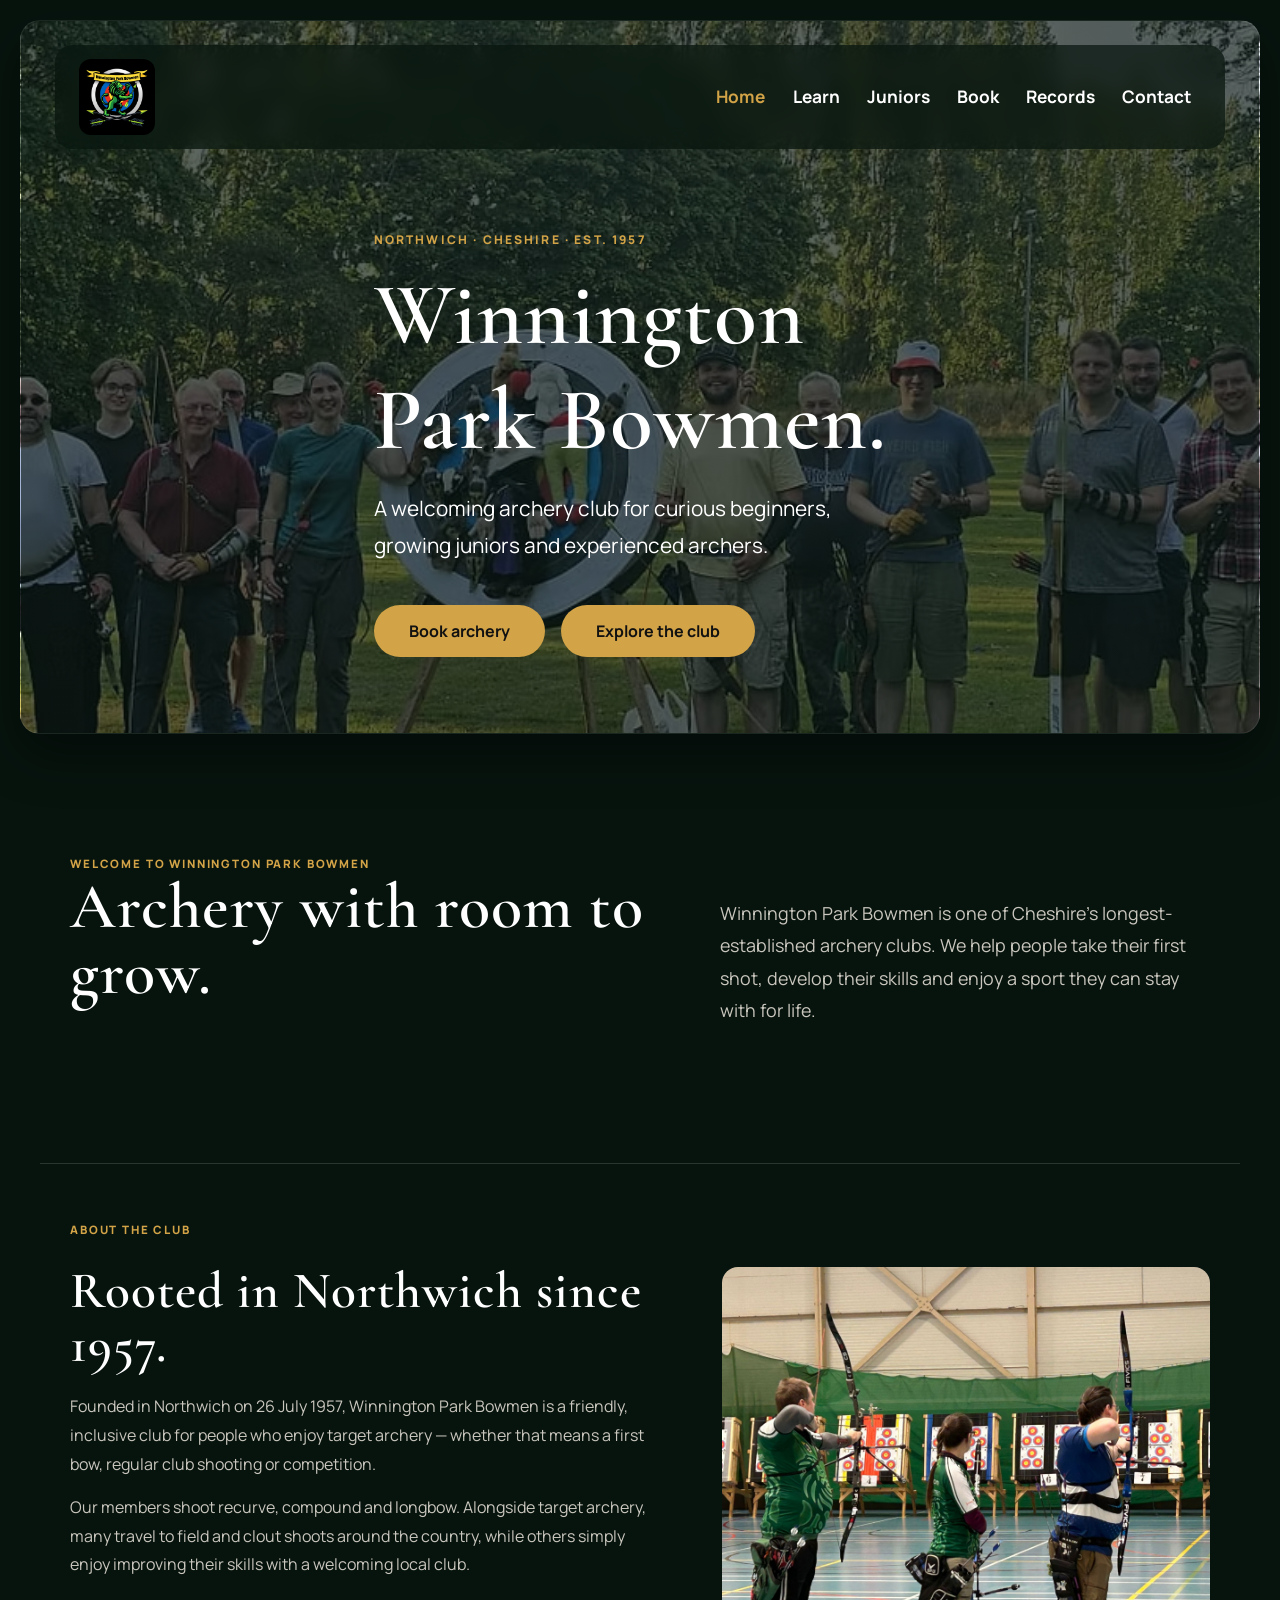
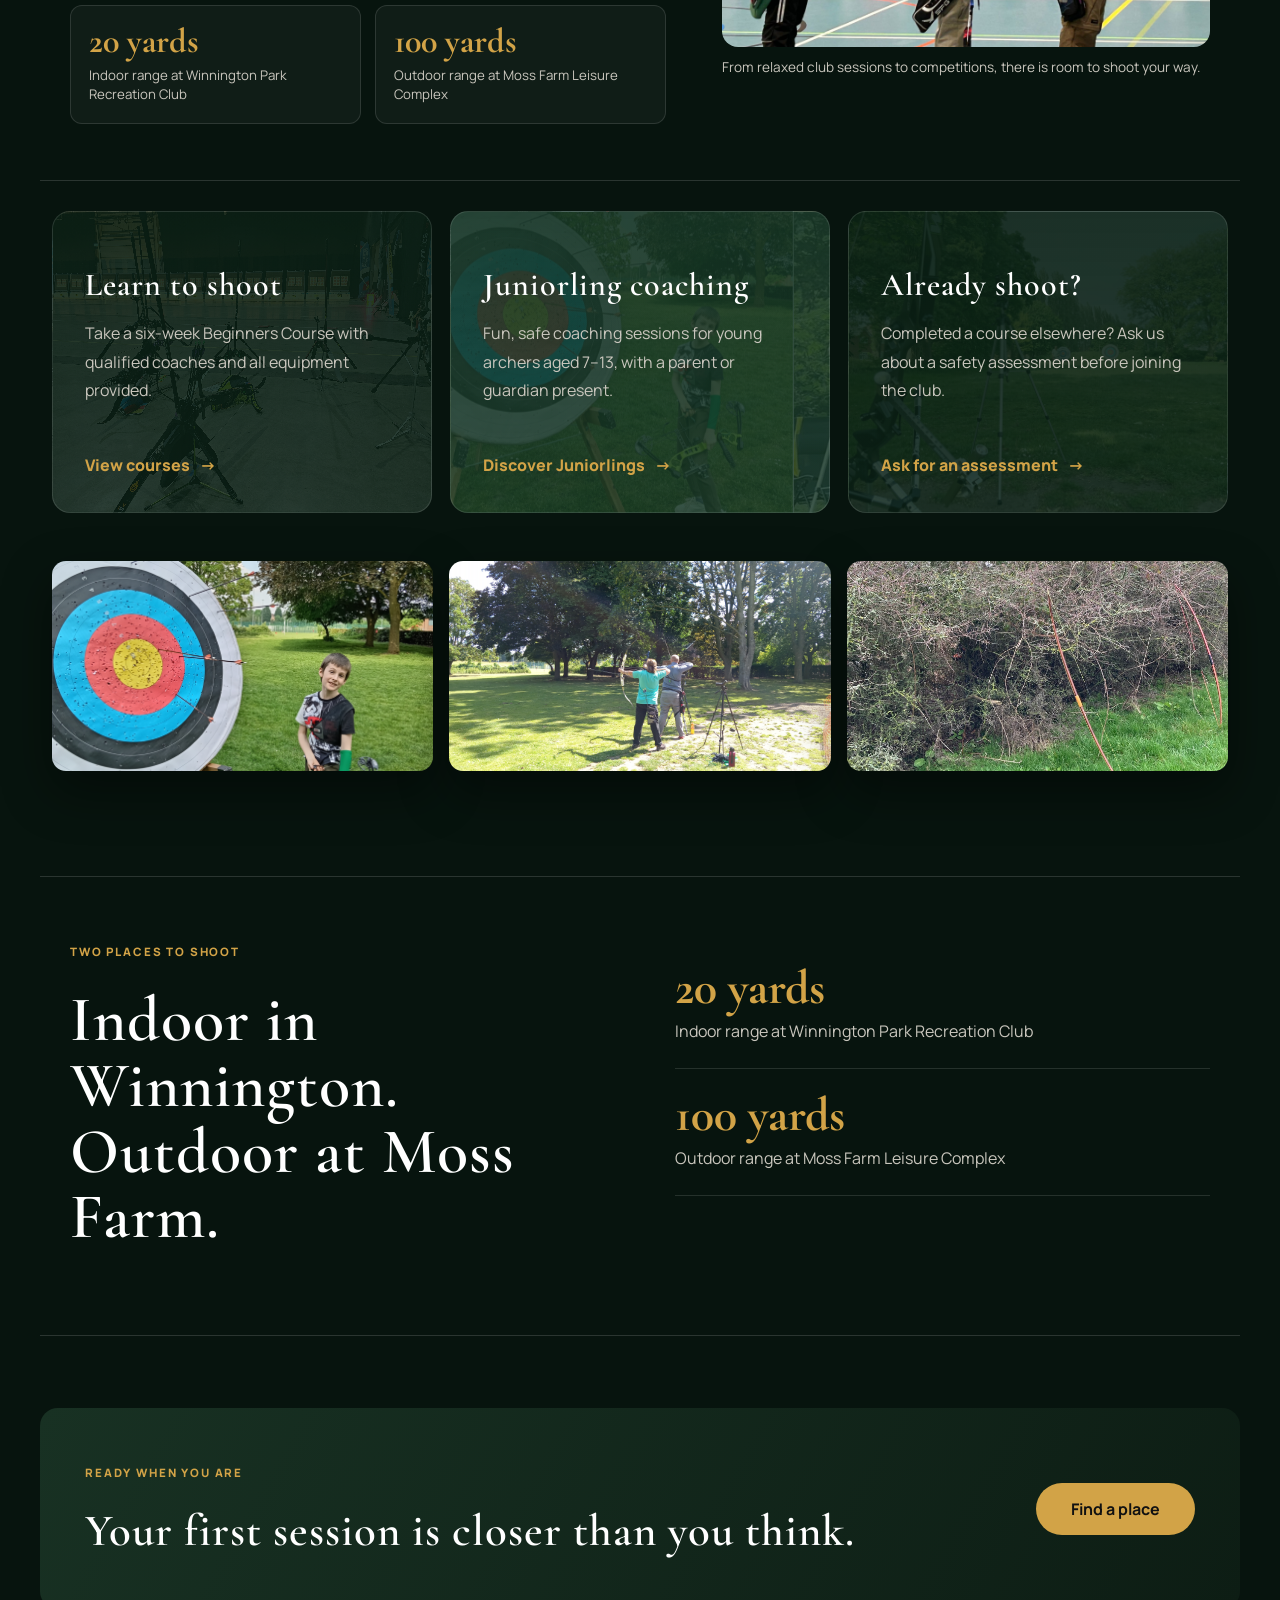
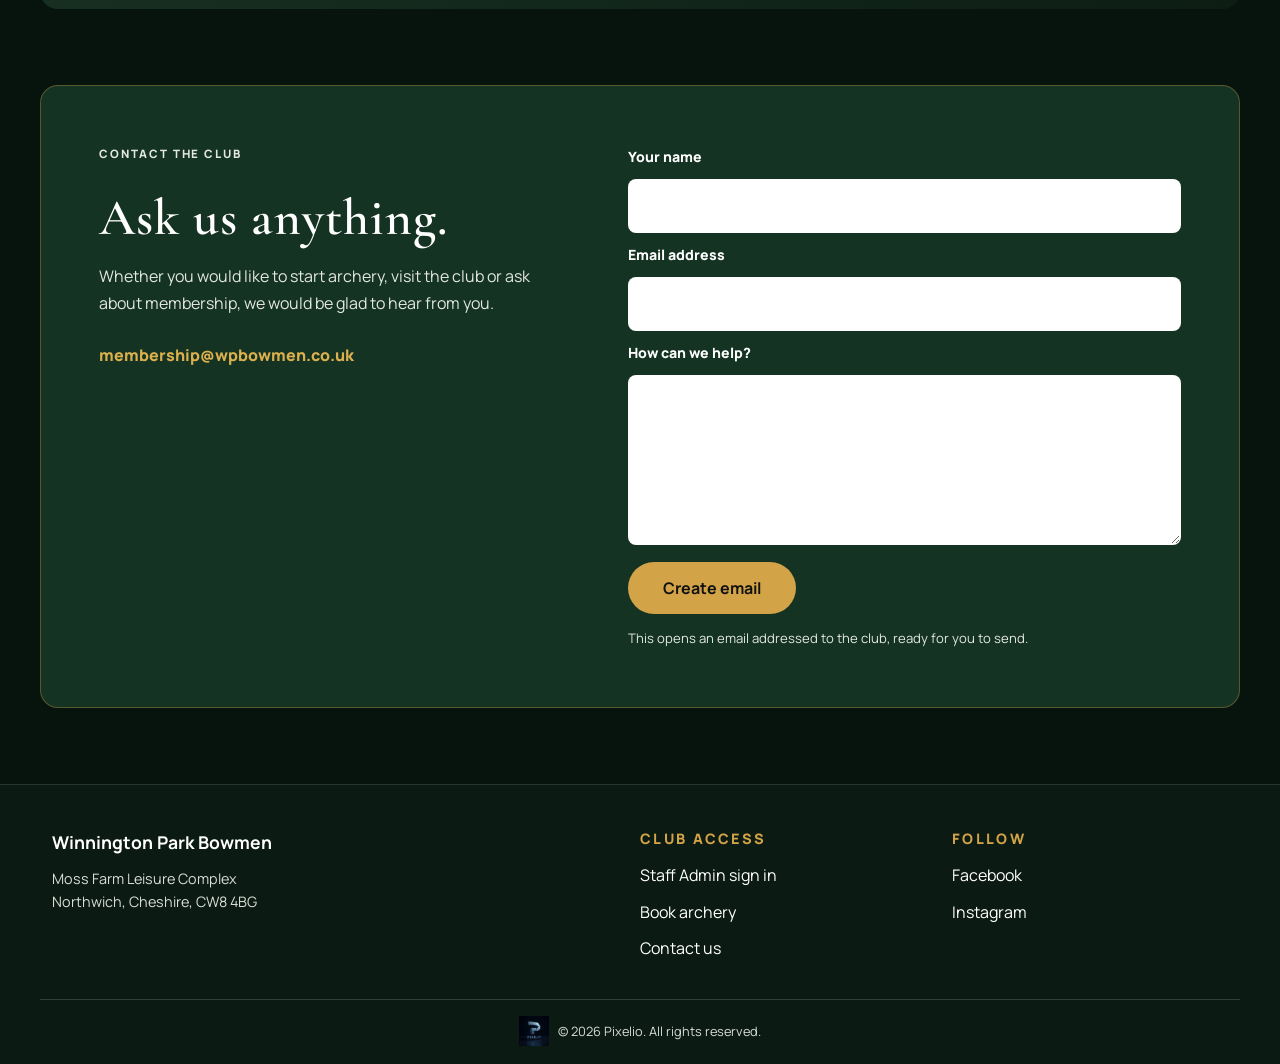
<file: index.html>
<!DOCTYPE html>
<html lang="en">
  <head>
    <meta charset="UTF-8">
    <meta name="viewport" content="width=device-width, initial-scale=1">
    <meta name="description" content="Winnington Park Bowmen: welcoming archers of every age and experience in Northwich, Cheshire.">
    <title>Winnington Park Bowmen | Archery in Northwich</title>
    <link href="https://cdn.jsdelivr.net/npm/bootstrap@5.3.8/dist/css/bootstrap.min.css" rel="stylesheet" integrity="sha384-sRIl4kxILFvY47J16cr9ZwB07vP4J8+LH7qKQnuqkuIAvNWLzeN8tE5YBujZqJLB" crossorigin="anonymous">
    <link rel="stylesheet" href="assets/styles.css?v=25e6a29">
    <link rel="stylesheet" href="assets/layout-fix.css?v=5">
  </head>
  <body>
    <header class="hero site-hero">
      <div class="hero-overlay">
        <nav class="navbar navbar-expand-lg site-nav">
          <a class="navbar-brand" href="index.html"><img id="wpb-logo" src="assets/images/WPB LOGO 300px 2026.png" alt="Winnington Park Bowmen"></a>
          <button class="navbar-toggler" type="button" data-bs-toggle="collapse" data-bs-target="#mainNav" aria-label="Open navigation"><span class="navbar-toggler-icon"></span></button>
          <div class="collapse navbar-collapse justify-content-end" id="mainNav"><ul class="navbar-nav"><li class="nav-item"><a class="nav-link active" href="index.html">Home</a></li><li class="nav-item"><a class="nav-link" href="join.html">Learn</a></li><li class="nav-item"><a class="nav-link" href="juniors.html">Juniors</a></li><li class="nav-item"><a class="nav-link" href="book.html">Book</a></li><li class="nav-item"><a class="nav-link" href="records.html">Records</a></li><li class="nav-item"><a class="nav-link" href="#contact-us">Contact</a></li></ul></div>
        </nav>
        <div class="hero-content hero-content-left">
          <p class="eyebrow-site">NORTHWICH · CHESHIRE · EST. 1957</p>
          <h1>Winnington Park Bowmen.</h1>
          <p class="hero-subtitle">A welcoming archery club for curious beginners, growing juniors and experienced archers.</p>
          <div class="hero-buttons"><a href="book.html" class="btn learn-btn">Book archery</a><a href="#club" class="btn btn-outline-light">Explore the club</a></div>
        </div>
      </div>
    </header>
    <main>
      <section id="club" class="container intro-section"><div class="section-kicker">WELCOME TO WINNINGTON PARK BOWMEN</div><div class="split-heading"><h2>Archery with room to grow.</h2><p>Winnington Park Bowmen is one of Cheshire’s longest-established archery clubs. We help people take their first shot, develop their skills and enjoy a sport they can stay with for life.</p></div></section>
      <section class="container club-story"><div class="club-story-copy"><p class="section-kicker">ABOUT THE CLUB</p><h2>Rooted in Northwich since 1957.</h2><p>Founded in Northwich on 26 July 1957, Winnington Park Bowmen is a friendly, inclusive club for people who enjoy target archery — whether that means a first bow, regular club shooting or competition.</p><p>Our members shoot recurve, compound and longbow. Alongside target archery, many travel to field and clout shoots around the country, while others simply enjoy improving their skills with a welcoming local club.</p><div class="club-story-facts"><div><strong>20 yards</strong><span>Indoor range at Winnington Park Recreation Club</span></div><div><strong>100 yards</strong><span>Outdoor range at Moss Farm Leisure Complex</span></div></div></div><figure class="club-story-image"><img src="assets/images/indoor-champs.png" alt="Winnington Park Bowmen members at an indoor archery event"><figcaption>From relaxed club sessions to competitions, there is room to shoot your way.</figcaption></figure></section>
      <section class="container pathway-grid" aria-label="Ways to start"><article class="pathway-card"><h3>Learn to shoot</h3><p>Take a six-week Beginners Course with qualified coaches and all equipment provided.</p><a href="book.html">View courses <b>→</b></a></article><article class="pathway-card"><h3>Juniorling coaching</h3><p>Fun, safe coaching sessions for young archers aged 7–13, with a parent or guardian present.</p><a href="juniors.html">Discover Juniorlings <b>→</b></a></article><article class="pathway-card"><h3>Already shoot?</h3><p>Completed a course elsewhere? Ask us about a safety assessment before joining the club.</p><a href="secondary-pages/ask-for-assessment.html">Ask for an assessment <b>→</b></a></article></section>
      <section class="container club-gallery" aria-label="Archery at Winnington Park Bowmen"><img src="assets/images/william5.jpg" alt="Archer at Winnington Park Bowmen"><img src="assets/images/outdoor3.jpg" alt="Archery at the outdoor range"><img src="assets/images/longbow1.jpeg" alt="Longbow archery at the club"></section>
      <section class="container venue-section"><div><p class="section-kicker">TWO PLACES TO SHOOT</p><h2>Indoor in Winnington.<br>Outdoor at Moss Farm.</h2></div><div class="venue-list"><article><strong>20 yards</strong><span>Indoor range at Winnington Park Recreation Club</span></article><article><strong>100 yards</strong><span>Outdoor range at Moss Farm Leisure Complex</span></article></div></section>
      <section class="container cta-band"><div><p class="section-kicker">READY WHEN YOU ARE</p><h2>Your first session is closer than you think.</h2></div><a href="book.html" class="btn learn-btn">Find a place</a></section>
      <section id="contact-us" class="container contact-panel" aria-labelledby="contact-title"><div class="contact-panel-copy"><p class="section-kicker">CONTACT THE CLUB</p><h2 id="contact-title">Ask us anything.</h2><p>Whether you would like to start archery, visit the club or ask about membership, we would be glad to hear from you.</p><p class="contact-panel-address"><a href="mailto:membership@wpbowmen.co.uk">membership@wpbowmen.co.uk</a></p></div><form class="contact-form" id="contact-form"><label for="contact-name">Your name</label><input id="contact-name" name="name" type="text" autocomplete="name" required><label for="contact-email">Email address</label><input id="contact-email" name="email" type="email" autocomplete="email" required><label for="contact-message">How can we help?</label><textarea id="contact-message" name="message" rows="5" required></textarea><button class="btn learn-btn" type="submit">Create email</button><p class="contact-form-note">This opens an email addressed to the club, ready for you to send.</p></form></section>
    </main>
    <footer id="contact"><div class="container footer-grid"><div><strong>Winnington Park Bowmen</strong><p>Moss Farm Leisure Complex<br>Northwich, Cheshire, CW8 4BG</p></div><div><p class="section-kicker">CLUB ACCESS</p><a href="https://new-membership.wpbowmen.co.uk/">Staff Admin sign in</a><a href="book.html">Book archery</a><a href="#contact-us">Contact us</a></div><div><p class="section-kicker">FOLLOW</p><a href="https://www.facebook.com/wpbowmen?locale=en_GB" target="_blank" rel="noopener noreferrer">Facebook</a><a href="https://www.instagram.com" target="_blank" rel="noopener noreferrer">Instagram</a></div></div><div class="pixelio-copyright"><a href="https://www.pixelio.co.uk" target="_blank" rel="noopener noreferrer"><img src="assets/images/Pixelio-blue-logo.png" alt="Pixelio"></a><span>© 2026 Pixelio. All rights reserved.</span></div></footer>
    <script src="https://cdn.jsdelivr.net/npm/bootstrap@5.3.8/dist/js/bootstrap.bundle.min.js" integrity="sha384-FKyoEForCGlyvwx9Hj09JcYn3nv7wiPVlz7YYwJrWVcXK/BmnVDxM+D2scQbITxI" crossorigin="anonymous"></script>
    <script>
      document.getElementById('contact-form').addEventListener('submit', function (event) {
        event.preventDefault();
        const form = new FormData(this);
        const subject = 'Website enquiry from ' + form.get('name');
        const body = 'Name: ' + form.get('name') + '\nEmail: ' + form.get('email') + '\n\nMessage:\n' + form.get('message');
        window.location.href = 'mailto:membership@wpbowmen.co.uk?subject=' + encodeURIComponent(subject) + '&body=' + encodeURIComponent(body);
      });
    </script>
  </body>
</html>
</file>
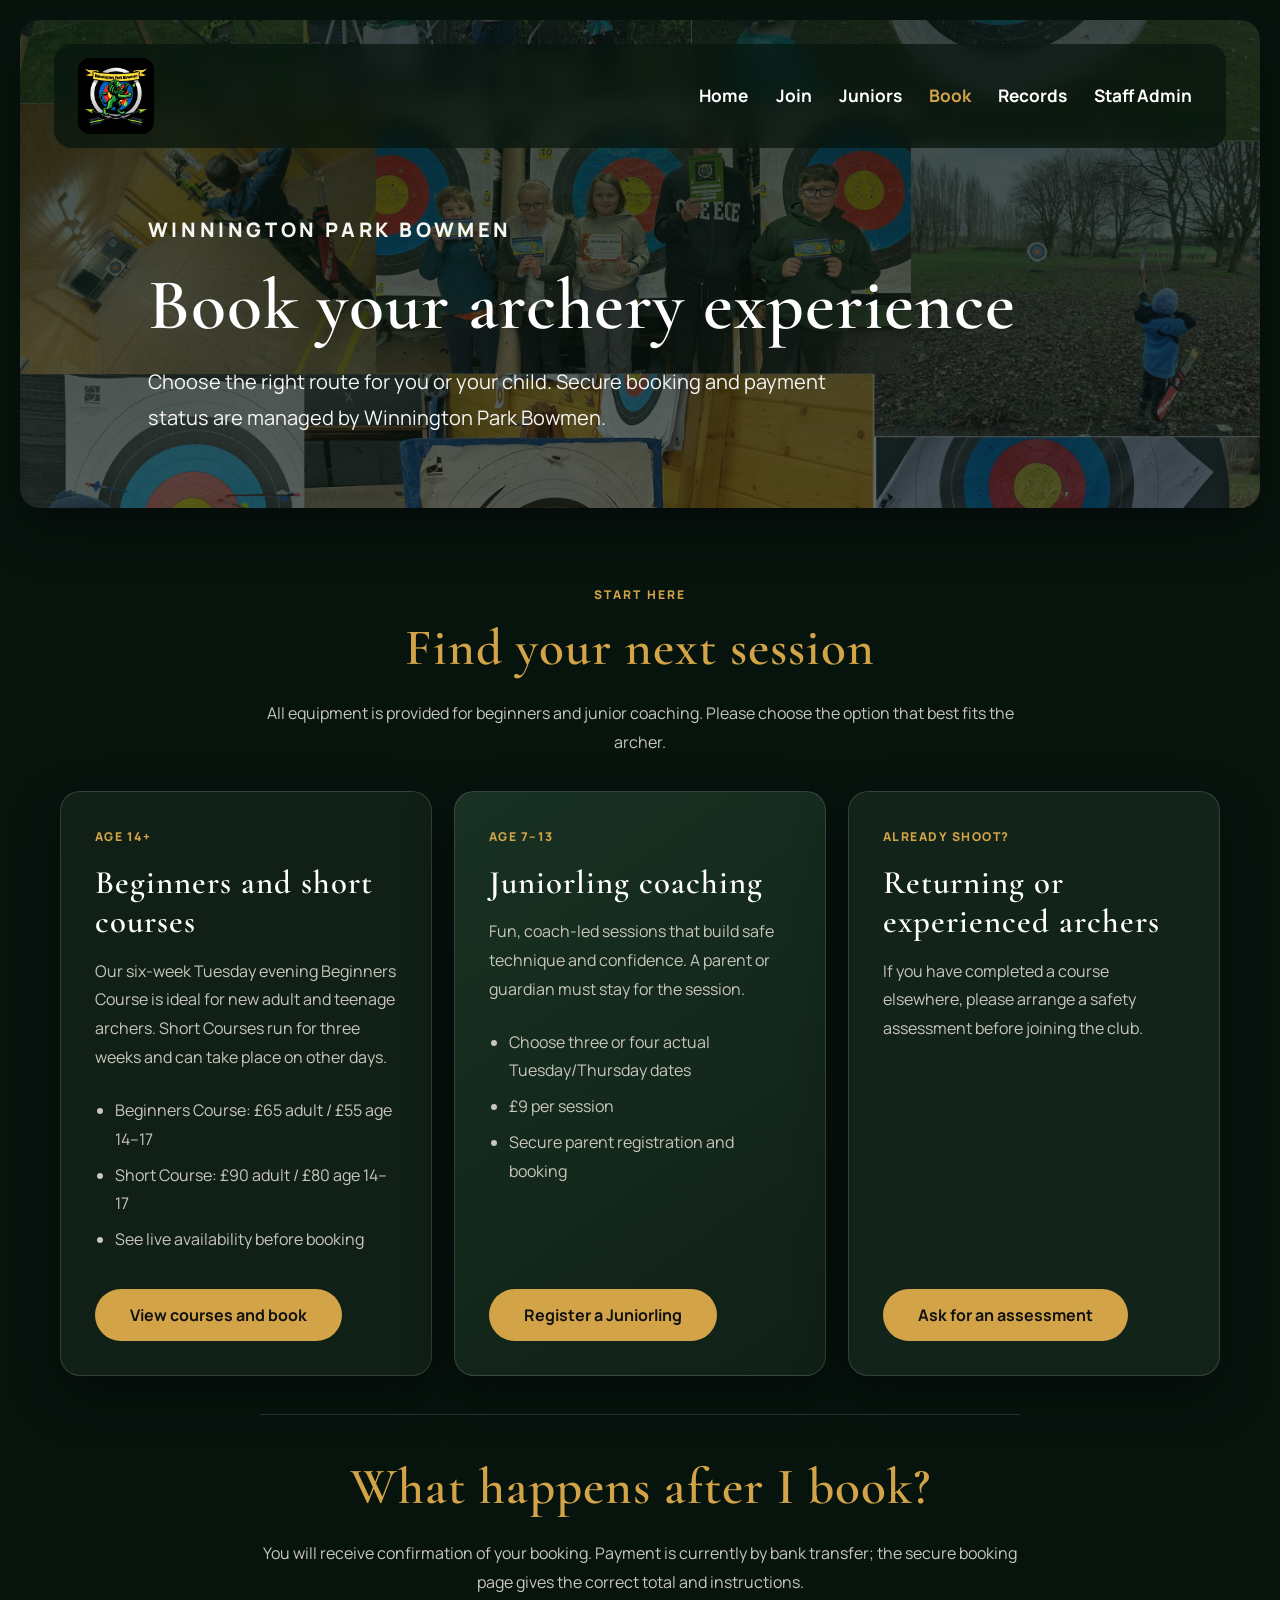
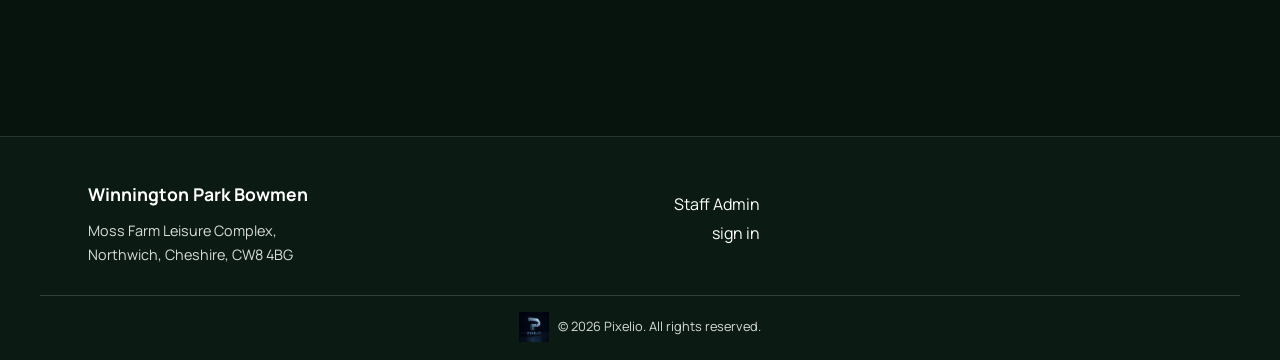
<file: book.html>
<!DOCTYPE html>
<html lang="en">
  <head>
    <meta charset="UTF-8">
    <meta name="viewport" content="width=device-width, initial-scale=1">
    <meta name="description" content="Book a Winnington Park Bowmen course or Juniorling session.">
    <title>Book archery | Winnington Park Bowmen</title>
    <link href="https://cdn.jsdelivr.net/npm/bootstrap@5.3.8/dist/css/bootstrap.min.css" rel="stylesheet" integrity="sha384-sRIl4kxILFvY47J16cr9ZwB07vP4J8+LH7qKQnuqkuIAvNWLzeN8tE5YBujZqJLB" crossorigin="anonymous">
    <link rel="stylesheet" href="assets/styles.css?v=25e6a29">
    <link rel="stylesheet" href="assets/layout-fix.css?v=5">
  </head>
  <body class="booking-page">
    <header class="page-header booking-header">
      <div class="page-header-overlay">
        <nav class="navbar navbar-expand-lg site-nav">
          <a class="navbar-brand" href="index.html"><img id="wpb-logo" src="assets/images/WPB LOGO 300px 2026.png" alt="Winnington Park Bowmen Logo"></a>
          <button class="navbar-toggler" type="button" data-bs-toggle="collapse" data-bs-target="#mainNav" aria-controls="mainNav" aria-expanded="false" aria-label="Toggle navigation"><span class="navbar-toggler-icon"></span></button>
          <div class="collapse navbar-collapse justify-content-end" id="mainNav">
            <ul class="navbar-nav">
              <li class="nav-item"><a class="nav-link" href="index.html">Home</a></li>
              <li class="nav-item"><a class="nav-link" href="join.html">Join</a></li>
              <li class="nav-item"><a class="nav-link" href="juniors.html">Juniors</a></li>
              <li class="nav-item"><a class="nav-link active" href="book.html" aria-current="page">Book</a></li>
              <li class="nav-item"><a class="nav-link" href="records.html">Records</a></li>
              <li class="nav-item"><a class="nav-link" href="https://new-membership.wpbowmen.co.uk/">Staff Admin</a></li>
            </ul>
          </div>
        </nav>
        <div class="page-title">
          <p class="eyebrow-site">WINNINGTON PARK BOWMEN</p>
          <h1>Book your archery experience</h1>
          <p>Choose the right route for you or your child. Secure booking and payment status are managed by Winnington Park Bowmen.</p>
        </div>
      </div>
    </header>

    <main class="booking-content container">
      <section class="booking-intro">
        <p class="eyebrow-site">START HERE</p>
        <h2>Find your next session</h2>
        <p>All equipment is provided for beginners and junior coaching. Please choose the option that best fits the archer.</p>
      </section>
      <section class="booking-grid" aria-label="Booking choices">
        <article class="booking-card course-card">
          <span class="booking-tag">Age 14+</span>
          <h3>Beginners and short courses</h3>
          <p>Our six-week Tuesday evening Beginners Course is ideal for new adult and teenage archers. Short Courses run for three weeks and can take place on other days.</p>
          <ul>
            <li>Beginners Course: £65 adult / £55 age 14–17</li>
            <li>Short Course: £90 adult / £80 age 14–17</li>
            <li>See live availability before booking</li>
          </ul>
          <a class="btn learn-btn" href="https://new-membership.wpbowmen.co.uk/courses">View courses and book</a>
        </article>
        <article class="booking-card junior-card">
          <span class="booking-tag">Age 7–13</span>
          <h3>Juniorling coaching</h3>
          <p>Fun, coach-led sessions that build safe technique and confidence. A parent or guardian must stay for the session.</p>
          <ul>
            <li>Choose three or four actual Tuesday/Thursday dates</li>
            <li>£9 per session</li>
            <li>Secure parent registration and booking</li>
          </ul>
          <a class="btn learn-btn" href="https://new-membership.wpbowmen.co.uk/juniorling-register">Register a Juniorling</a>
        </article>
        <article class="booking-card support-card">
          <span class="booking-tag">Already shoot?</span>
          <h3>Returning or experienced archers</h3>
          <p>If you have completed a course elsewhere, please arrange a safety assessment before joining the club.</p>
          <a class="btn btn-outline-light" href="secondary-pages/ask-for-assessment.html">Ask for an assessment</a>
        </article>
      </section>
      <section class="booking-note">
        <h2>What happens after I book?</h2>
        <p>You will receive confirmation of your booking. Payment is currently by bank transfer; the secure booking page gives the correct total and instructions.</p>
      </section>
    </main>

    <footer id="contact">
      <div class="container"><div class="row"><div class="col-md-6"><strong>Winnington Park Bowmen</strong><p>Moss Farm Leisure Complex, Northwich, Cheshire, CW8 4BG</p></div><div class="col-md-6 text-md-end"><a href="https://new-membership.wpbowmen.co.uk/">Staff Admin sign in</a></div></div></div><div class="pixelio-copyright"><a href="https://www.pixelio.co.uk" target="_blank" rel="noopener noreferrer"><img src="assets/images/Pixelio-blue-logo.png" alt="Pixelio"></a><span>© 2026 Pixelio. All rights reserved.</span></div>
    </footer>
    <script src="https://cdn.jsdelivr.net/npm/bootstrap@5.3.8/dist/js/bootstrap.bundle.min.js" integrity="sha384-FKyoEForCGlyvwx9Hj09JcYn3nv7wiPVlz7YYwJrWVcXK/BmnVDxM+D2scQbITxI" crossorigin="anonymous"></script>
  </body>
</html>
</file>
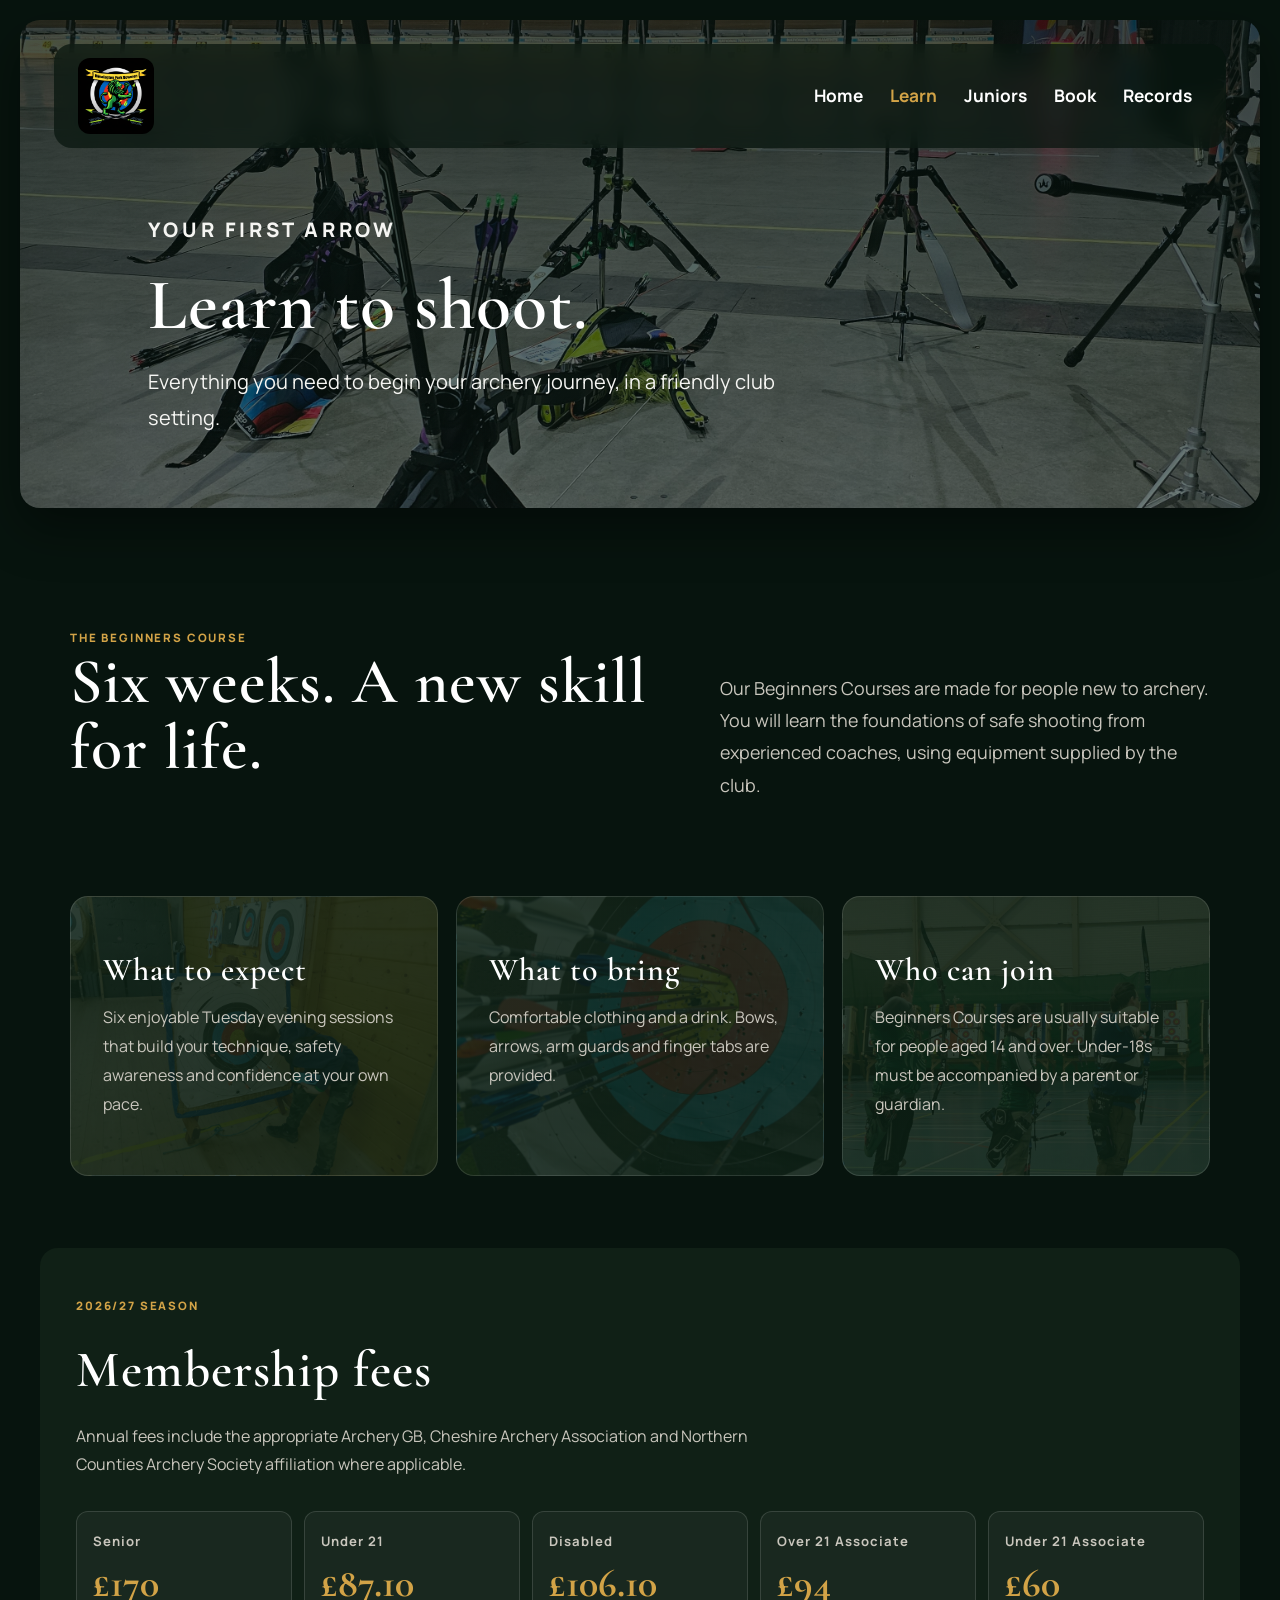
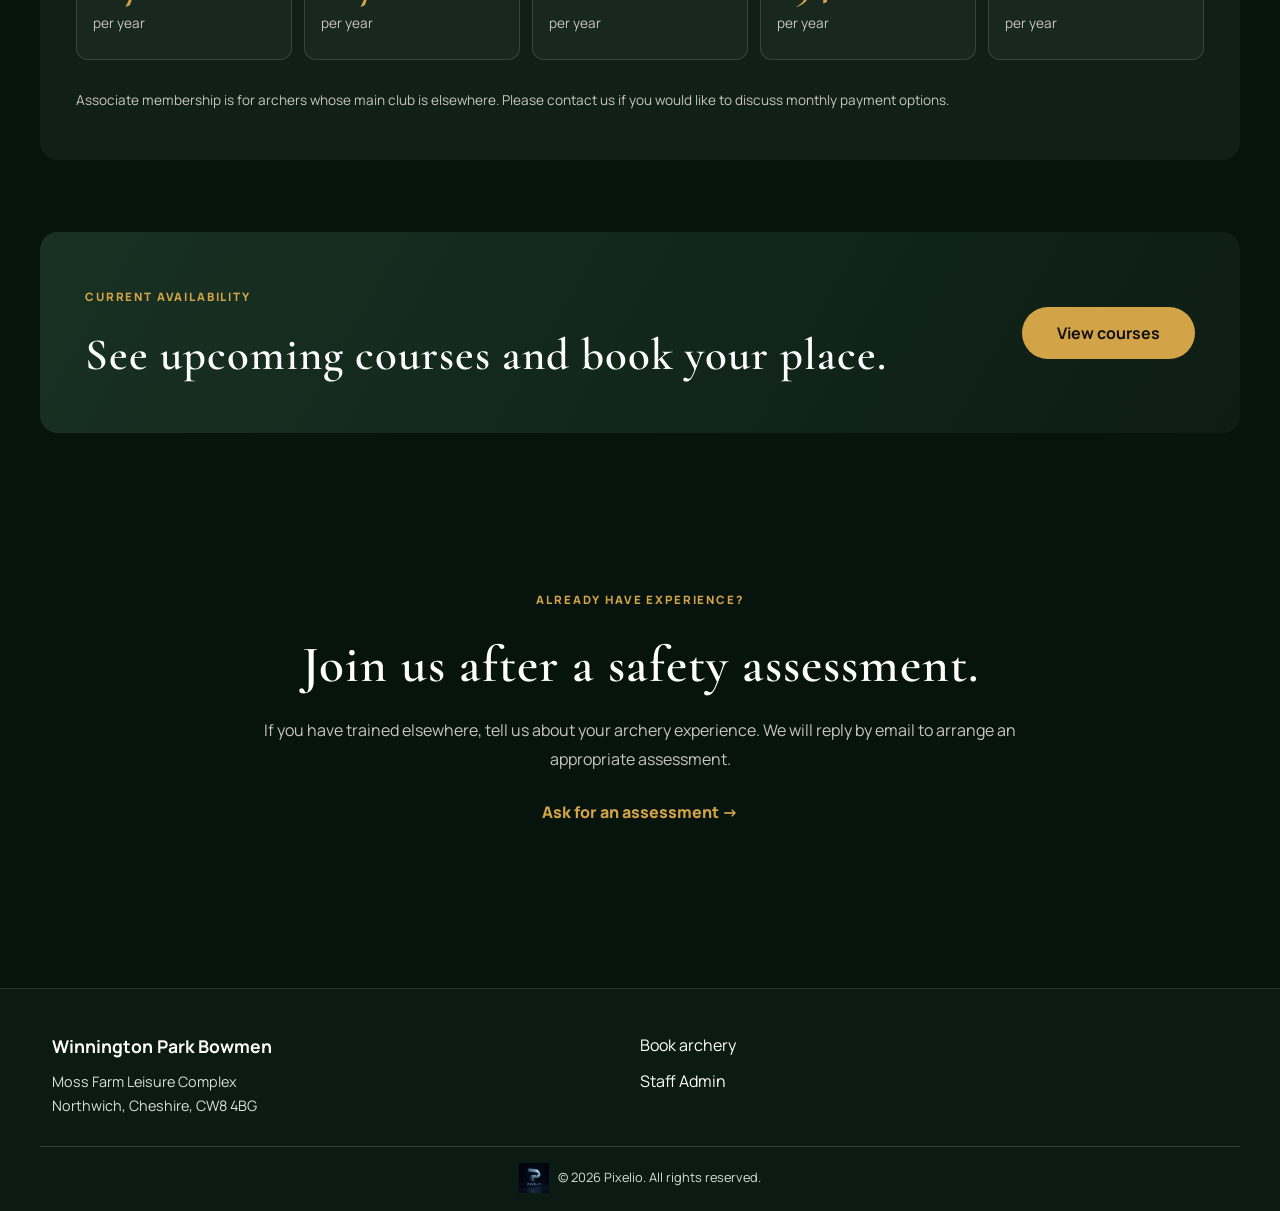
<file: form.html>
<!DOCTYPE html>
<html lang="en">
  <head>
    <meta charset="UTF-8">
    <meta name="viewport" content="width=device-width, initial-scale=1">
    <meta http-equiv="refresh" content="0; url=join.html">
    <title>Join Winnington Park Bowmen</title>
  </head>
  <body>
    <p>Taking you to joining information. <a href="join.html">Continue to join</a>.</p>
  </body>
</html>
</file>
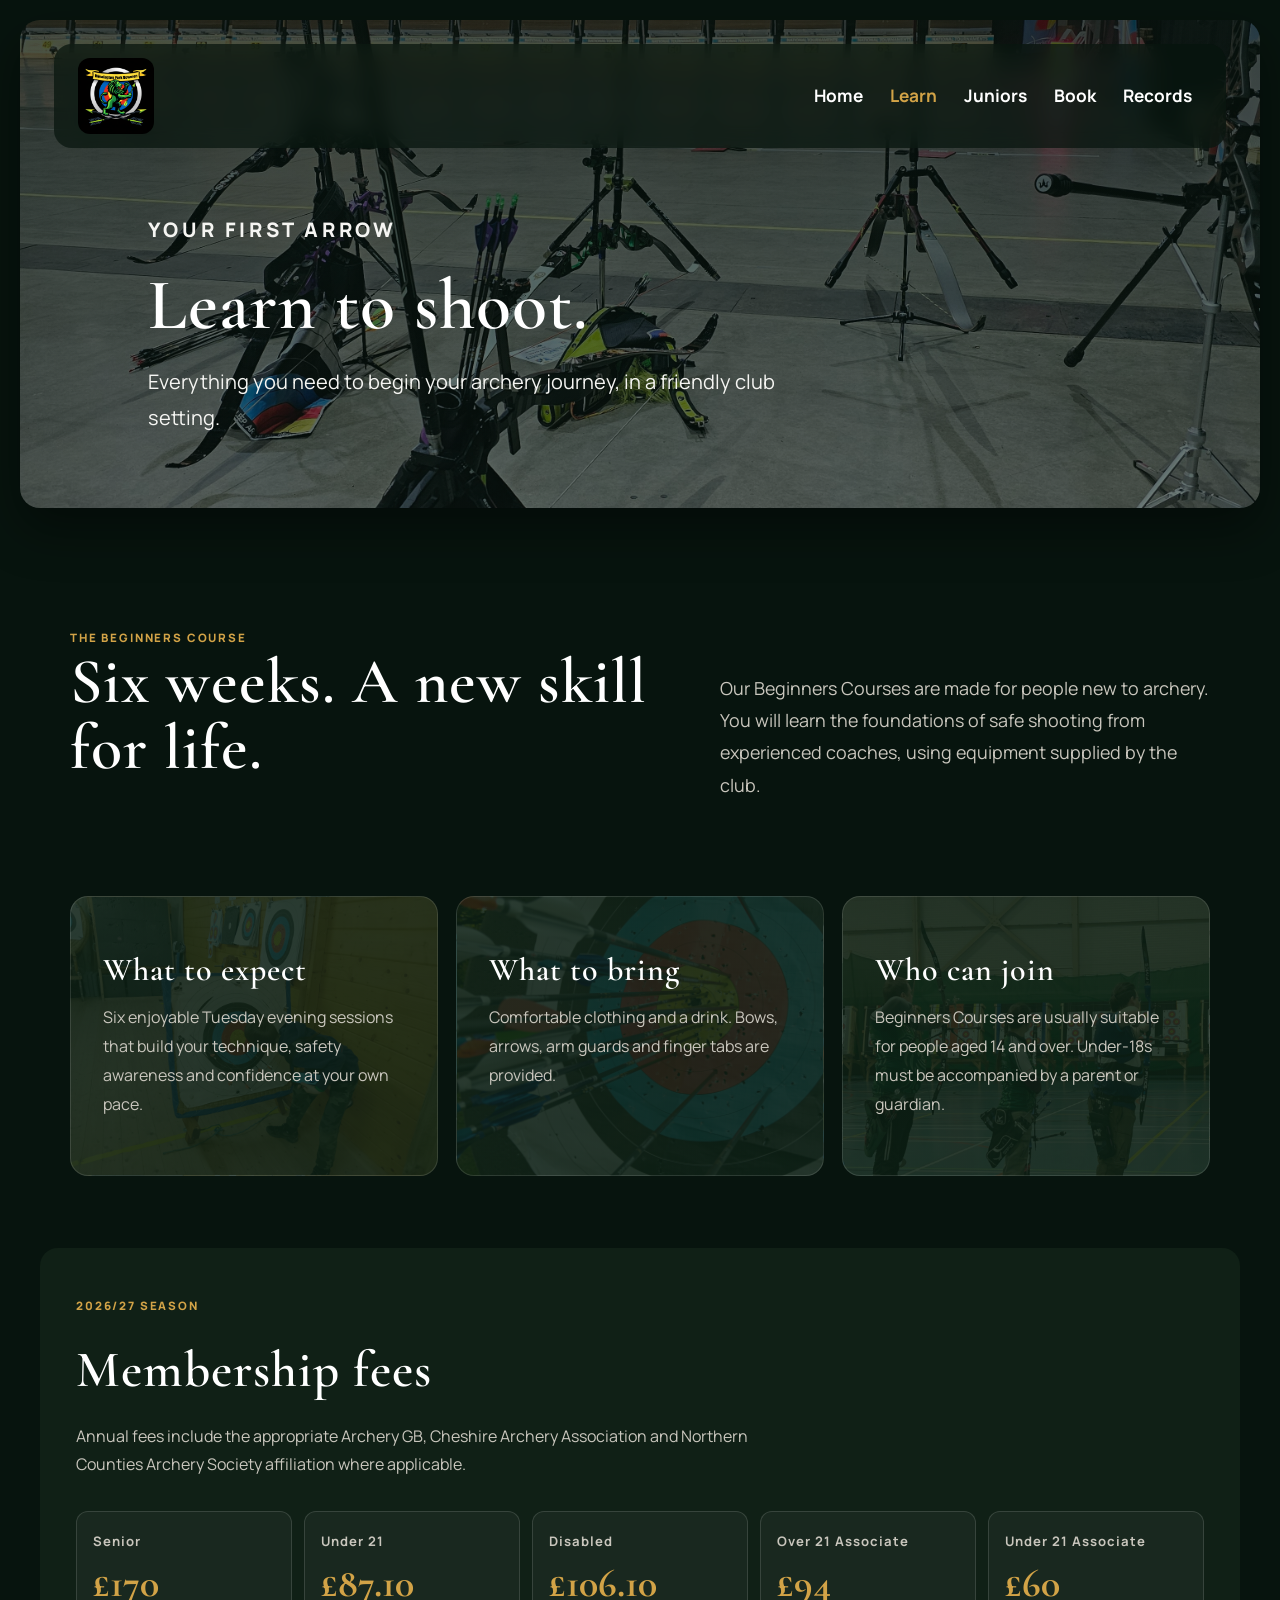
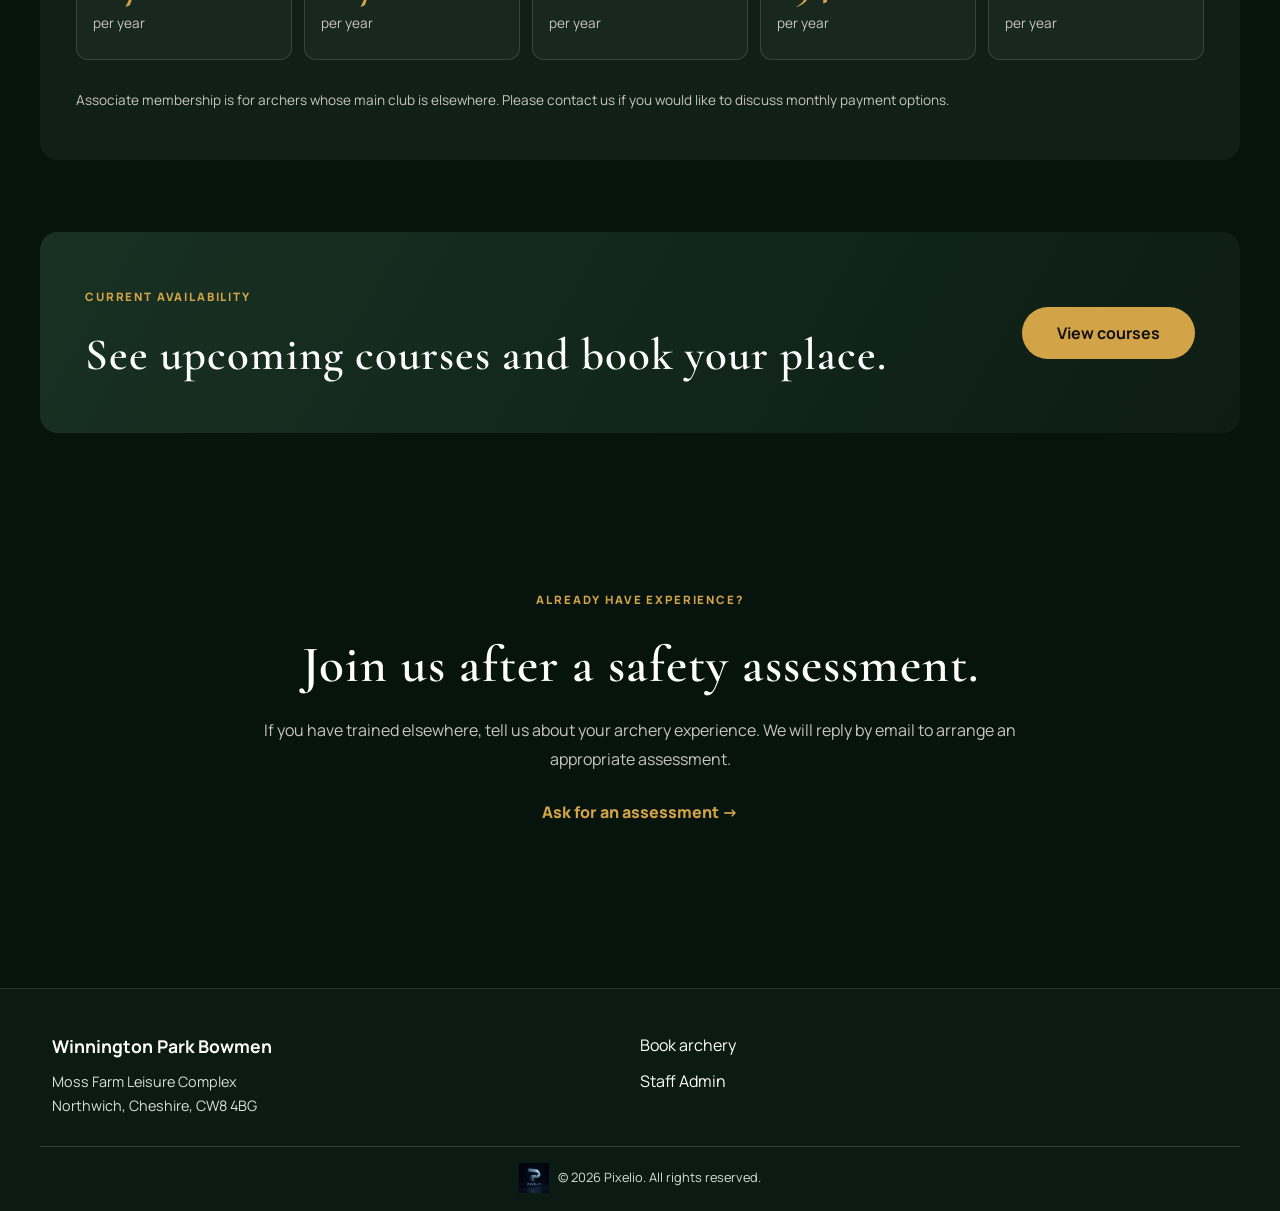
<file: join.html>
<!DOCTYPE html>
<html lang="en">
  <head>
    <meta charset="UTF-8">
    <meta name="viewport" content="width=device-width, initial-scale=1">
    <meta name="description" content="Learn to shoot with Winnington Park Bowmen.">
    <title>Learn to shoot | Winnington Park Bowmen</title>
    <link href="https://cdn.jsdelivr.net/npm/bootstrap@5.3.8/dist/css/bootstrap.min.css" rel="stylesheet" integrity="sha384-sRIl4kxILFvY47J16cr9ZwB07vP4J8+LH7qKQnuqkuIAvNWLzeN8tE5YBujZqJLB" crossorigin="anonymous">
    <link rel="stylesheet" href="assets/styles.css?v=25e6a29">
    <link rel="stylesheet" href="assets/layout-fix.css?v=5">
  </head>
  <body>
    <header class="page-header learn-header">
      <div class="page-header-overlay">
        <nav class="navbar navbar-expand-lg site-nav">
          <a class="navbar-brand" href="index.html"><img id="wpb-logo" src="assets/images/WPB LOGO 300px 2026.png" alt="Winnington Park Bowmen"></a>
          <button class="navbar-toggler" type="button" data-bs-toggle="collapse" data-bs-target="#mainNav" aria-label="Open navigation"><span class="navbar-toggler-icon"></span></button>
          <div class="collapse navbar-collapse justify-content-end" id="mainNav"><ul class="navbar-nav"><li class="nav-item"><a class="nav-link" href="index.html">Home</a></li><li class="nav-item"><a class="nav-link active" href="join.html">Learn</a></li><li class="nav-item"><a class="nav-link" href="juniors.html">Juniors</a></li><li class="nav-item"><a class="nav-link" href="book.html">Book</a></li><li class="nav-item"><a class="nav-link" href="records.html">Records</a></li></ul></div>
        </nav>
        <div class="page-title"><p class="eyebrow-site">YOUR FIRST ARROW</p><h1>Learn to shoot.</h1><p>Everything you need to begin your archery journey, in a friendly club setting.</p></div>
      </div>
    </header>
    <main>
      <section class="container intro-section"><div class="section-kicker">THE BEGINNERS COURSE</div><div class="split-heading"><h2>Six weeks. A new skill for life.</h2><p>Our Beginners Courses are made for people new to archery. You will learn the foundations of safe shooting from experienced coaches, using equipment supplied by the club.</p></div></section>
      <section class="container detail-grid-site learning-details"><article><h3>What to expect</h3><p>Six enjoyable Tuesday evening sessions that build your technique, safety awareness and confidence at your own pace.</p></article><article><h3>What to bring</h3><p>Comfortable clothing and a drink. Bows, arrows, arm guards and finger tabs are provided.</p></article><article><h3>Who can join</h3><p>Beginners Courses are usually suitable for people aged 14 and over. Under-18s must be accompanied by a parent or guardian.</p></article></section>
      <section class="container membership-fees"><div class="fees-heading"><p class="section-kicker">2026/27 SEASON</p><h2>Membership fees</h2><p>Annual fees include the appropriate Archery GB, Cheshire Archery Association and Northern Counties Archery Society affiliation where applicable.</p></div><div class="fees-grid"><article><h3>Senior</h3><strong>£170</strong><span>per year</span></article><article><h3>Under 21</h3><strong>£87.10</strong><span>per year</span></article><article><h3>Disabled</h3><strong>£106.10</strong><span>per year</span></article><article><h3>Over 21 Associate</h3><strong>£94</strong><span>per year</span></article><article><h3>Under 21 Associate</h3><strong>£60</strong><span>per year</span></article></div><p class="fees-note">Associate membership is for archers whose main club is elsewhere. Please contact us if you would like to discuss monthly payment options.</p></section>
      <section class="container cta-band"><div><p class="section-kicker">CURRENT AVAILABILITY</p><h2>See upcoming courses and book your place.</h2></div><a href="book.html" class="btn learn-btn">View courses</a></section>
      <section class="container assessment-callout"><p class="section-kicker">ALREADY HAVE EXPERIENCE?</p><h2>Join us after a safety assessment.</h2><p>If you have trained elsewhere, tell us about your archery experience. We will reply by email to arrange an appropriate assessment.</p><a href="secondary-pages/ask-for-assessment.html">Ask for an assessment →</a></section>
    </main>
    <footer id="contact"><div class="container footer-grid"><div><strong>Winnington Park Bowmen</strong><p>Moss Farm Leisure Complex<br>Northwich, Cheshire, CW8 4BG</p></div><div><a href="book.html">Book archery</a><a href="https://new-membership.wpbowmen.co.uk/">Staff Admin</a></div></div><div class="pixelio-copyright"><a href="https://www.pixelio.co.uk" target="_blank" rel="noopener noreferrer"><img src="assets/images/Pixelio-blue-logo.png" alt="Pixelio"></a><span>© 2026 Pixelio. All rights reserved.</span></div></footer>
    <script src="https://cdn.jsdelivr.net/npm/bootstrap@5.3.8/dist/js/bootstrap.bundle.min.js" integrity="sha384-FKyoEForCGlyvwx9Hj09JcYn3nv7wiPVlz7YYwJrWVcXK/BmnVDxM+D2scQbITxI" crossorigin="anonymous"></script>
  </body>
</html>
</file>
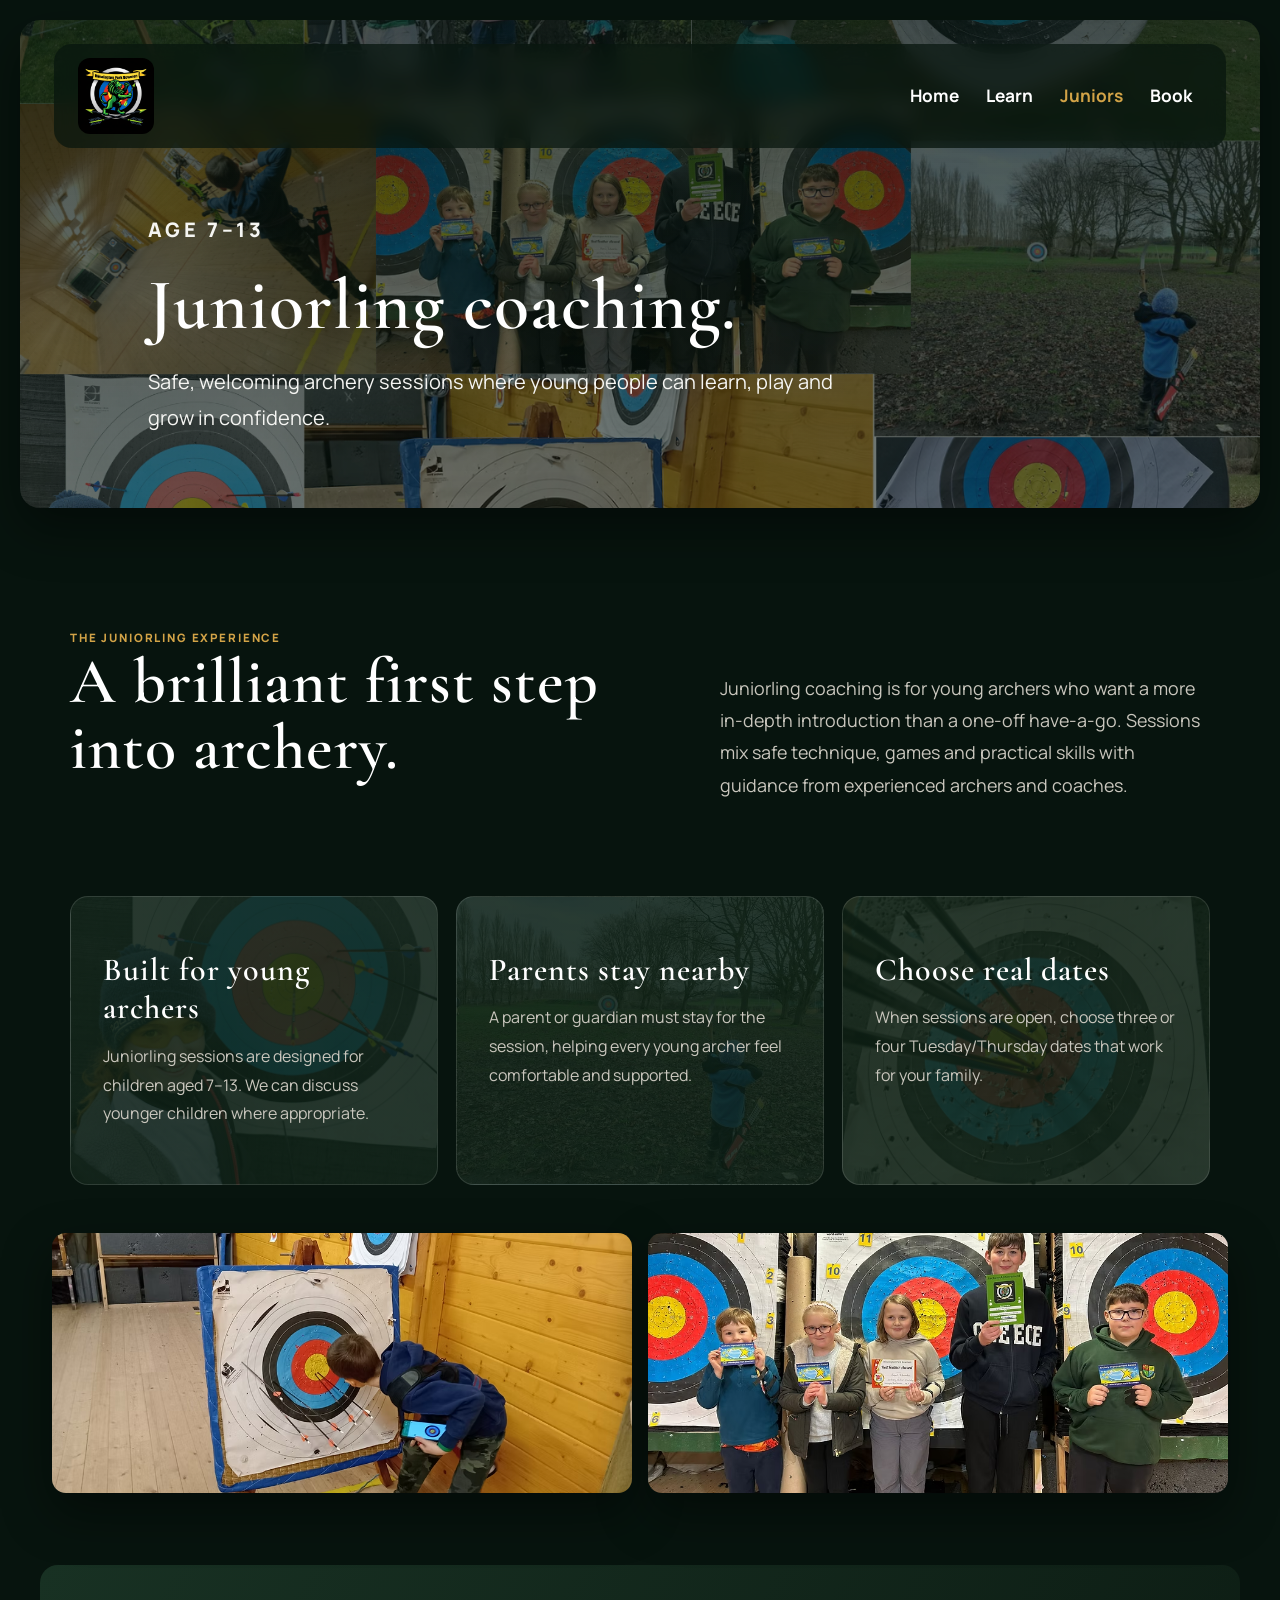
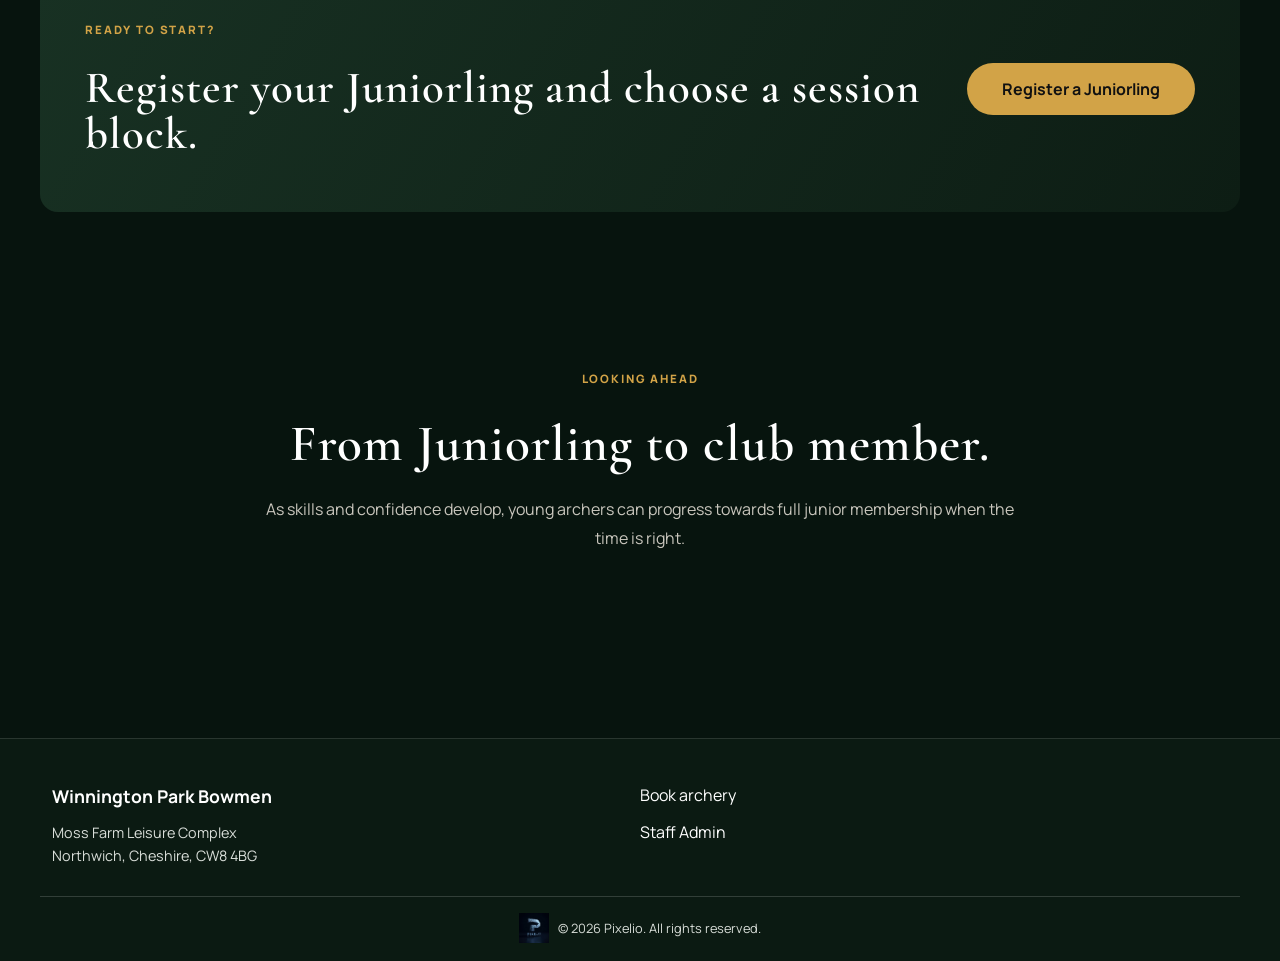
<file: juniors.html>
<!DOCTYPE html>
<html lang="en"><head><meta charset="UTF-8"><meta name="viewport" content="width=device-width, initial-scale=1"><meta name="description" content="Juniorling archery coaching at Winnington Park Bowmen."><title>Juniorlings | Winnington Park Bowmen</title><link href="https://cdn.jsdelivr.net/npm/bootstrap@5.3.8/dist/css/bootstrap.min.css" rel="stylesheet" integrity="sha384-sRIl4kxILFvY47J16cr9ZwB07vP4J8+LH7qKQnuqkuIAvNWLzeN8tE5YBujZqJLB" crossorigin="anonymous"><link rel="stylesheet" href="assets/styles.css?v=25e6a29"><link rel="stylesheet" href="assets/layout-fix.css?v=5"></head>
<body><header class="page-header junior-header"><div class="page-header-overlay"><nav class="navbar navbar-expand-lg site-nav"><a class="navbar-brand" href="index.html"><img id="wpb-logo" src="assets/images/WPB LOGO 300px 2026.png" alt="Winnington Park Bowmen"></a><button class="navbar-toggler" type="button" data-bs-toggle="collapse" data-bs-target="#mainNav" aria-label="Open navigation"><span class="navbar-toggler-icon"></span></button><div class="collapse navbar-collapse justify-content-end" id="mainNav"><ul class="navbar-nav"><li class="nav-item"><a class="nav-link" href="index.html">Home</a></li><li class="nav-item"><a class="nav-link" href="join.html">Learn</a></li><li class="nav-item"><a class="nav-link active" href="juniors.html">Juniors</a></li><li class="nav-item"><a class="nav-link" href="book.html">Book</a></li></ul></div></nav><div class="page-title"><p class="eyebrow-site">AGE 7–13</p><h1>Juniorling coaching.</h1><p>Safe, welcoming archery sessions where young people can learn, play and grow in confidence.</p></div></div></header>
<main><section class="container intro-section"><div class="section-kicker">THE JUNIORLING EXPERIENCE</div><div class="split-heading"><h2>A brilliant first step into archery.</h2><p>Juniorling coaching is for young archers who want a more in-depth introduction than a one-off have-a-go. Sessions mix safe technique, games and practical skills with guidance from experienced archers and coaches.</p></div></section><section class="container detail-grid-site junior-details"><article><h3>Built for young archers</h3><p>Juniorling sessions are designed for children aged 7–13. We can discuss younger children where appropriate.</p></article><article><h3>Parents stay nearby</h3><p>A parent or guardian must stay for the session, helping every young archer feel comfortable and supported.</p></article><article><h3>Choose real dates</h3><p>When sessions are open, choose three or four Tuesday/Thursday dates that work for your family.</p></article></section><section class="container club-gallery junior-gallery" aria-label="Juniorling coaching"><img src="assets/images/juniorlings1.avif" alt="Juniorling archery coaching"><img src="assets/images/juniorlings2.avif" alt="Young archer at a Juniorling session"></section><section class="container cta-band"><div><p class="section-kicker">READY TO START?</p><h2>Register your Juniorling and choose a session block.</h2></div><a href="https://new-membership.wpbowmen.co.uk/juniorling-register" class="btn learn-btn">Register a Juniorling</a></section><section class="container assessment-callout"><p class="section-kicker">LOOKING AHEAD</p><h2>From Juniorling to club member.</h2><p>As skills and confidence develop, young archers can progress towards full junior membership when the time is right.</p></section></main>
<footer id="contact"><div class="container footer-grid"><div><strong>Winnington Park Bowmen</strong><p>Moss Farm Leisure Complex<br>Northwich, Cheshire, CW8 4BG</p></div><div><a href="book.html">Book archery</a><a href="https://new-membership.wpbowmen.co.uk/">Staff Admin</a></div></div><div class="pixelio-copyright"><a href="https://www.pixelio.co.uk" target="_blank" rel="noopener noreferrer"><img src="assets/images/Pixelio-blue-logo.png" alt="Pixelio"></a><span>© 2026 Pixelio. All rights reserved.</span></div></footer><script src="https://cdn.jsdelivr.net/npm/bootstrap@5.3.8/dist/js/bootstrap.bundle.min.js" integrity="sha384-FKyoEForCGlyvwx9Hj09JcYn3nv7wiPVlz7YYwJrWVcXK/BmnVDxM+D2scQbITxI" crossorigin="anonymous"></script></body></html>
</file>
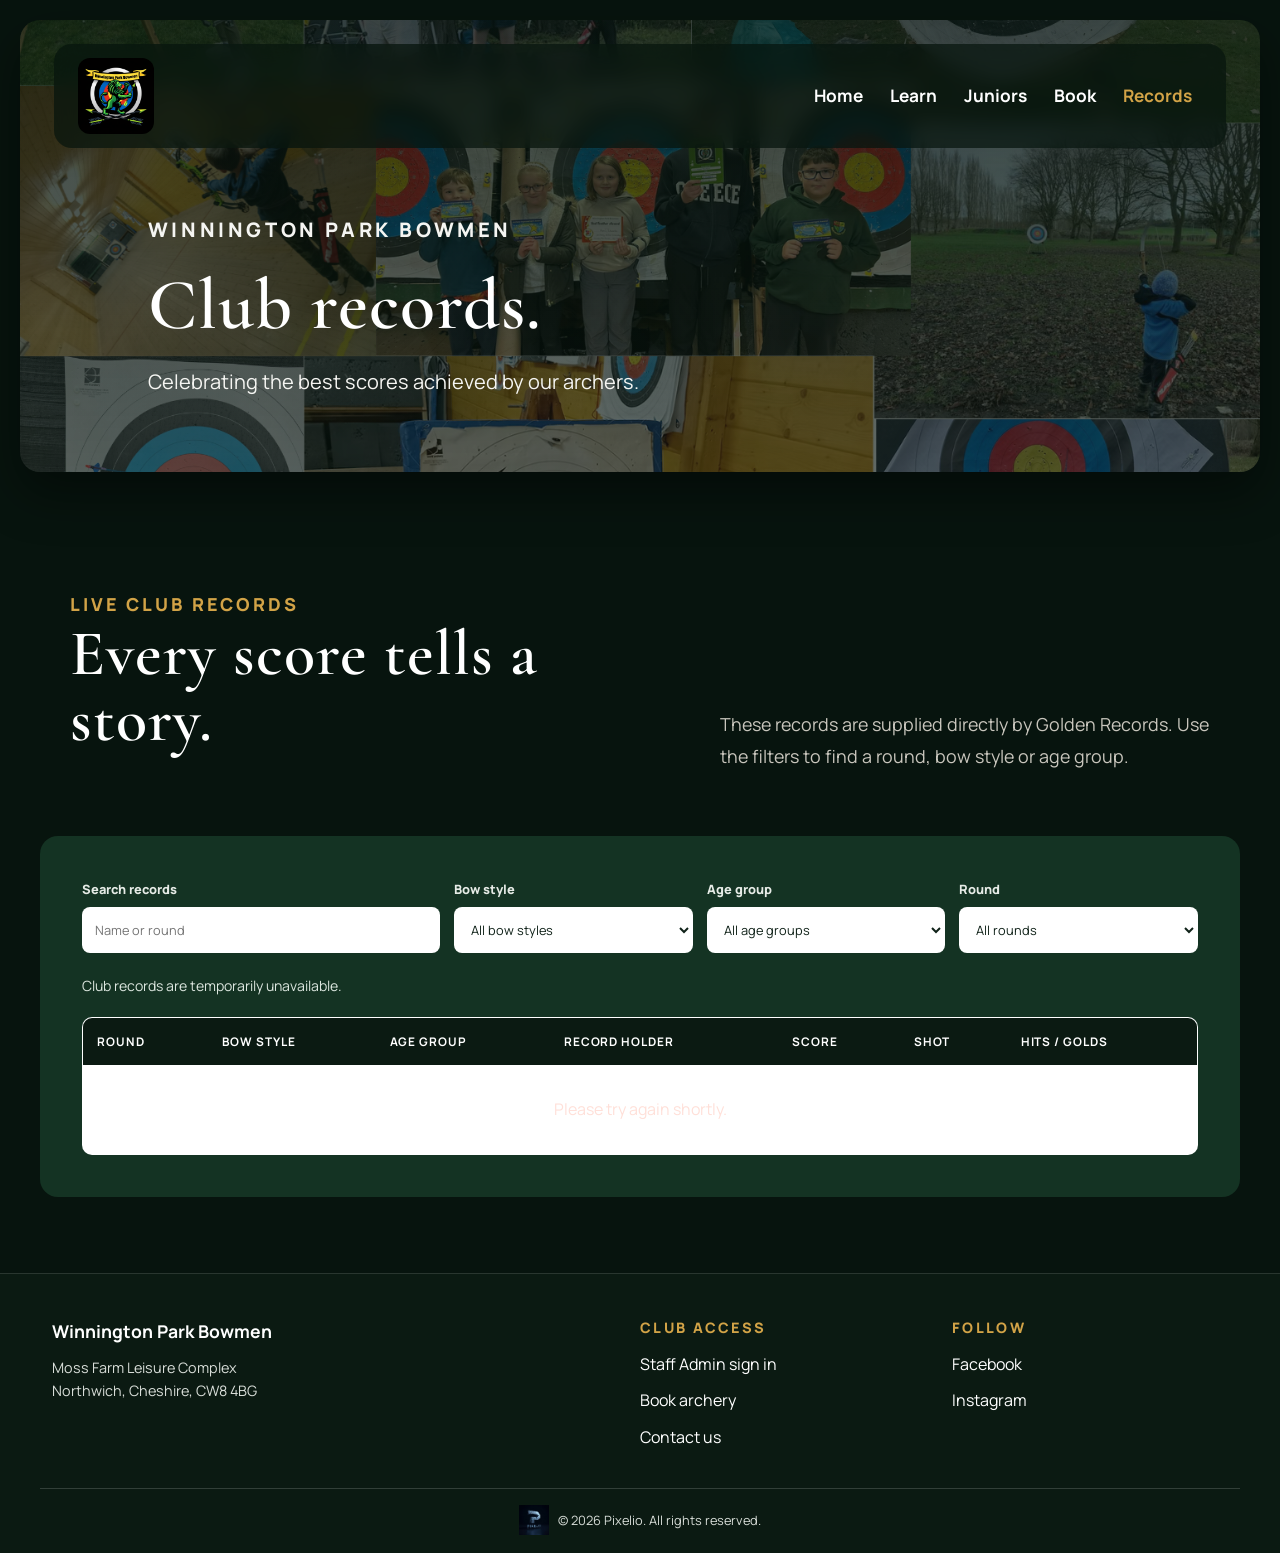
<file: records.html>
<!DOCTYPE html>
<html lang="en">
  <head>
    <meta charset="UTF-8">
    <meta name="viewport" content="width=device-width, initial-scale=1">
    <meta name="description" content="Current club records for Winnington Park Bowmen, supplied by Golden Records.">
    <title>Club Records | Winnington Park Bowmen</title>
    <link href="https://cdn.jsdelivr.net/npm/bootstrap@5.3.8/dist/css/bootstrap.min.css" rel="stylesheet" integrity="sha384-sRIl4kxILFvY47J16cr9ZwB07vP4J8+LH7qKQnuqkuIAvNWLzeN8tE5YBujZqJLB" crossorigin="anonymous">
    <link rel="stylesheet" href="assets/styles.css?v=25e6a29">
    <link rel="stylesheet" href="assets/layout-fix.css?v=5">
  </head>
  <body>
    <header class="page-header booking-header">
      <div class="page-header-overlay">
        <nav class="navbar navbar-expand-lg site-nav">
          <a class="navbar-brand" href="index.html"><img id="wpb-logo" src="assets/images/WPB LOGO 300px 2026.png" alt="Winnington Park Bowmen"></a>
          <button class="navbar-toggler" type="button" data-bs-toggle="collapse" data-bs-target="#mainNav" aria-controls="mainNav" aria-expanded="false" aria-label="Open navigation"><span class="navbar-toggler-icon"></span></button>
          <div class="collapse navbar-collapse justify-content-end" id="mainNav"><ul class="navbar-nav"><li class="nav-item"><a class="nav-link" href="index.html">Home</a></li><li class="nav-item"><a class="nav-link" href="join.html">Learn</a></li><li class="nav-item"><a class="nav-link" href="juniors.html">Juniors</a></li><li class="nav-item"><a class="nav-link" href="book.html">Book</a></li><li class="nav-item"><a class="nav-link active" href="records.html" aria-current="page">Records</a></li></ul></div>
        </nav>
        <div class="page-title"><p class="eyebrow-site">WINNINGTON PARK BOWMEN</p><h1>Club records.</h1><p>Celebrating the best scores achieved by our archers.</p></div>
      </div>
    </header>
    <main>
      <section class="container records-intro"><div class="split-heading"><div><p class="section-kicker">LIVE CLUB RECORDS</p><h2>Every score tells a story.</h2></div><p>These records are supplied directly by Golden Records. Use the filters to find a round, bow style or age group.</p></div></section>
      <section class="container records-panel" aria-labelledby="records-results-title">
        <h2 class="visually-hidden" id="records-results-title">Club record results</h2>
        <div class="records-controls"><label>Search records<input id="records-search" type="search" placeholder="Name or round"></label><label>Bow style<select id="records-bow"><option value="">All bow styles</option></select></label><label>Age group<select id="records-age"><option value="">All age groups</option></select></label><label>Round<select id="records-round"><option value="">All rounds</option></select></label></div>
        <div class="records-meta"><span id="records-count">Loading club records…</span><span id="records-updated"></span></div>
        <div class="records-table-wrap"><table class="records-table"><thead><tr><th>Round</th><th>Bow style</th><th>Age group</th><th>Record holder</th><th>Score</th><th>Shot</th><th>Hits / Golds</th></tr></thead><tbody id="records-body"></tbody></table><p id="records-message" class="records-empty" hidden></p></div>
      </section>
    </main>
    <footer id="contact"><div class="container footer-grid"><div><strong>Winnington Park Bowmen</strong><p>Moss Farm Leisure Complex<br>Northwich, Cheshire, CW8 4BG</p></div><div><p class="section-kicker">CLUB ACCESS</p><a href="https://new-membership.wpbowmen.co.uk/">Staff Admin sign in</a><a href="book.html">Book archery</a><a href="index.html#contact-us">Contact us</a></div><div><p class="section-kicker">FOLLOW</p><a href="https://www.facebook.com/wpbowmen?locale=en_GB" target="_blank" rel="noopener noreferrer">Facebook</a><a href="https://www.instagram.com" target="_blank" rel="noopener noreferrer">Instagram</a></div></div><div class="pixelio-copyright"><a href="https://www.pixelio.co.uk" target="_blank" rel="noopener noreferrer"><img src="assets/images/Pixelio-blue-logo.png" alt="Pixelio"></a><span>© 2026 Pixelio. All rights reserved.</span></div></footer>
    <script src="https://cdn.jsdelivr.net/npm/bootstrap@5.3.8/dist/js/bootstrap.bundle.min.js" integrity="sha384-FKyoEForCGlyvwx9Hj09JcYn3nv7wiPVlz7YYwJrWVcXK/BmnVDxM+D2scQbITxI" crossorigin="anonymous"></script>
    <script>
      const endpoint = 'https://new-membership.wpbowmen.co.uk/api/public/club-records';
      const search = document.getElementById('records-search');
      const bow = document.getElementById('records-bow');
      const age = document.getElementById('records-age');
      const round = document.getElementById('records-round');
      const body = document.getElementById('records-body');
      const count = document.getElementById('records-count');
      const updated = document.getElementById('records-updated');
      const message = document.getElementById('records-message');
      let records = [];

      function formatDate(value) {
        if (!value) return '—';
        return new Intl.DateTimeFormat('en-GB', { day: 'numeric', month: 'short', year: 'numeric' }).format(new Date(value));
      }

      function addOptions(select, values) {
        [...new Set(values.filter(Boolean))].sort((a, b) => a.localeCompare(b)).forEach(value => {
          const option = document.createElement('option');
          option.value = value;
          option.textContent = value;
          select.append(option);
        });
      }

      function cell(row, text, className) {
        const element = document.createElement('td');
        element.textContent = text || '—';
        if (className) element.className = className;
        row.append(element);
      }

      function render() {
        const query = search.value.trim().toLocaleLowerCase();
        const visible = records.filter(record => (!query || [record.name, record.round, record.bow_class, record.age_group].filter(Boolean).join(' ').toLocaleLowerCase().includes(query)) && (!bow.value || record.bow_class === bow.value) && (!age.value || record.age_group === age.value) && (!round.value || record.round === round.value));
        body.replaceChildren();
        visible.forEach(record => {
          const row = document.createElement('tr');
          cell(row, record.round);
          cell(row, record.bow_class);
          cell(row, record.age_group);
          cell(row, record.name);
          cell(row, record.score, 'records-score');
          cell(row, formatDate(record.date_shot));
          cell(row, `${record.hits ?? '—'} / ${record.golds ?? '—'}`);
          body.append(row);
        });
        count.textContent = `${visible.length} ${visible.length === 1 ? 'record' : 'records'} shown`;
        message.hidden = visible.length !== 0;
        message.textContent = 'No club records match those filters.';
      }

      fetch(endpoint).then(response => {
        if (!response.ok) throw new Error('Could not load club records');
        return response.json();
      }).then(data => {
        records = Array.isArray(data.records) ? data.records : [];
        addOptions(bow, records.map(record => record.bow_class));
        addOptions(age, records.map(record => record.age_group));
        addOptions(round, records.map(record => record.round));
        updated.textContent = data.retrieved_at ? `Updated ${formatDate(data.retrieved_at)}` : '';
        render();
      }).catch(() => {
        count.textContent = 'Club records are temporarily unavailable.';
        message.textContent = 'Please try again shortly.';
        message.classList.add('records-error');
        message.hidden = false;
      });
      [search, bow, age, round].forEach(control => control.addEventListener('input', render));
      [bow, age, round].forEach(control => control.addEventListener('change', render));
    </script>
  </body>
</html>
</file>
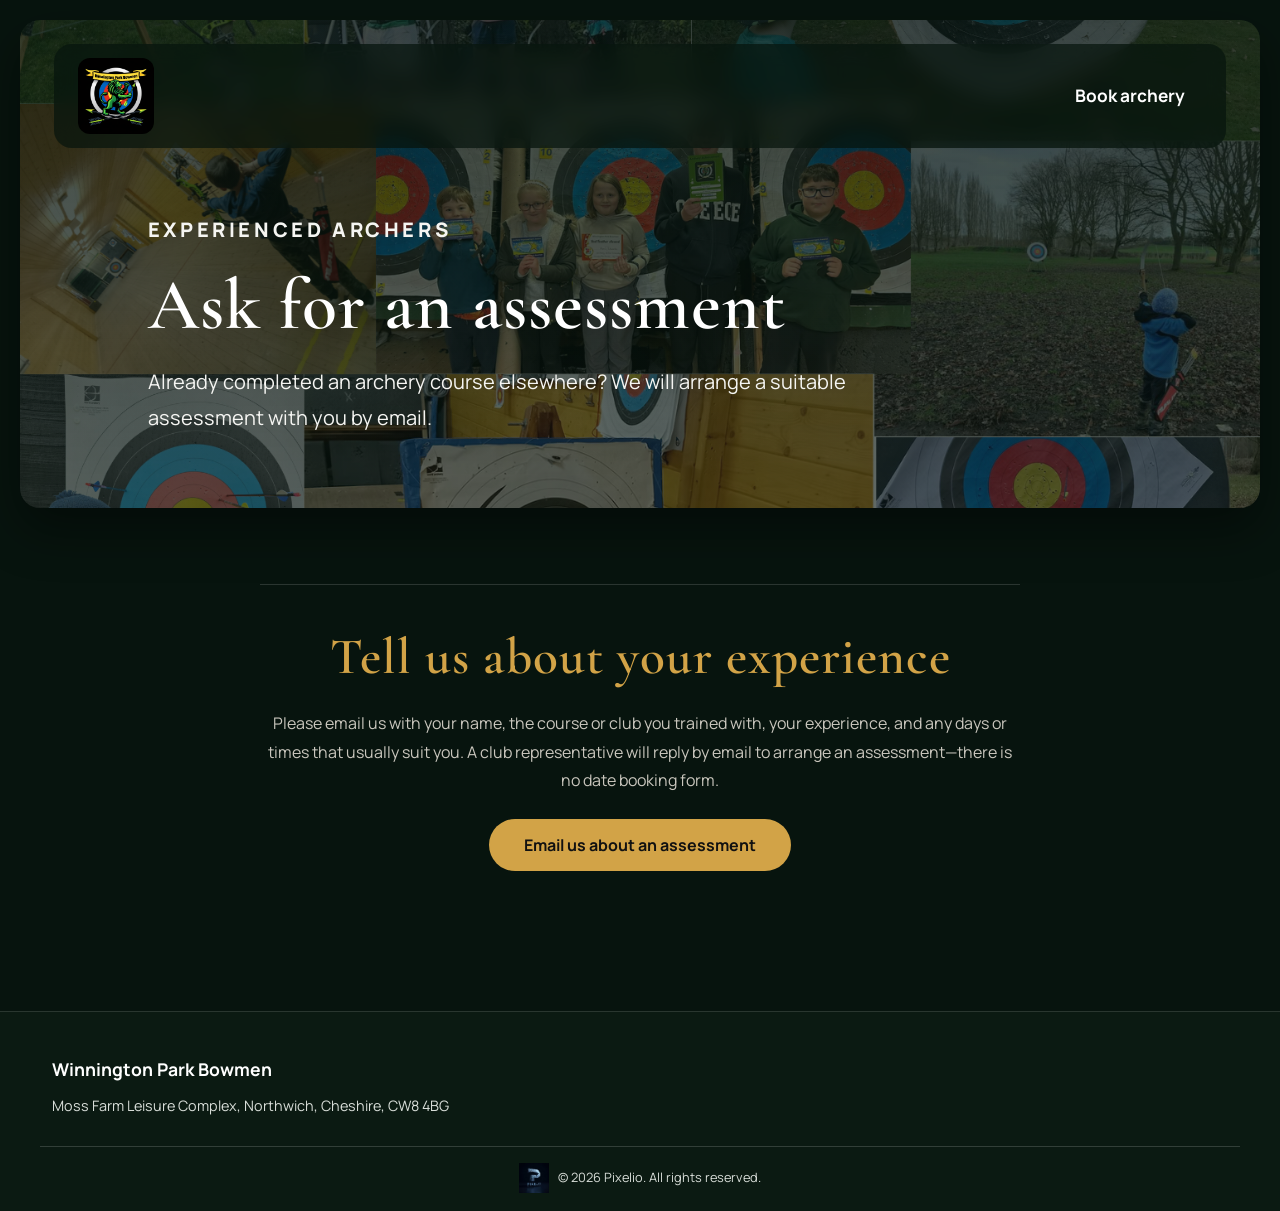
<file: secondary-pages/ask-for-assessment.html>
<!DOCTYPE html>
<html lang="en">
  <head>
    <meta charset="UTF-8">
    <meta name="viewport" content="width=device-width, initial-scale=1">
    <meta name="description" content="Arrange an archery assessment with Winnington Park Bowmen.">
    <title>Ask for an assessment | Winnington Park Bowmen</title>
    <link href="https://cdn.jsdelivr.net/npm/bootstrap@5.3.8/dist/css/bootstrap.min.css" rel="stylesheet" integrity="sha384-sRIl4kxILFvY47J16cr9ZwB07vP4J8+LH7qKQnuqkuIAvNWLzeN8tE5YBujZqJLB" crossorigin="anonymous">
    <link rel="stylesheet" href="../assets/styles.css?v=25e6a29">
    <link rel="stylesheet" href="../assets/layout-fix.css?v=5">
  </head>
  <body>
    <header class="page-header booking-header">
      <div class="page-header-overlay">
        <nav class="navbar navbar-expand-lg site-nav">
          <a class="navbar-brand" href="../index.html"><img id="wpb-logo" src="../assets/images/WPB LOGO 300px 2026.png" alt="Winnington Park Bowmen Logo"></a>
          <div class="ms-auto"><a class="nav-link" href="../book.html">Book archery</a></div>
        </nav>
        <div class="page-title"><p class="eyebrow-site">EXPERIENCED ARCHERS</p><h1>Ask for an assessment</h1><p>Already completed an archery course elsewhere? We will arrange a suitable assessment with you by email.</p></div>
      </div>
    </header>
    <main class="booking-content container">
      <section class="booking-note">
        <h2>Tell us about your experience</h2>
        <p>Please email us with your name, the course or club you trained with, your experience, and any days or times that usually suit you. A club representative will reply by email to arrange an assessment—there is no date booking form.</p>
        <p><a class="btn learn-btn" href="mailto:membership@wpbowmen.co.uk?subject=Archery%20assessment%20enquiry">Email us about an assessment</a></p>
      </section>
    </main>
    <footer id="contact"><div class="container"><strong>Winnington Park Bowmen</strong><p>Moss Farm Leisure Complex, Northwich, Cheshire, CW8 4BG</p></div><div class="pixelio-copyright"><a href="https://www.pixelio.co.uk" target="_blank" rel="noopener noreferrer"><img src="../assets/images/Pixelio-blue-logo.png" alt="Pixelio"></a><span>© 2026 Pixelio. All rights reserved.</span></div></footer>
  </body>
</html>
</file>
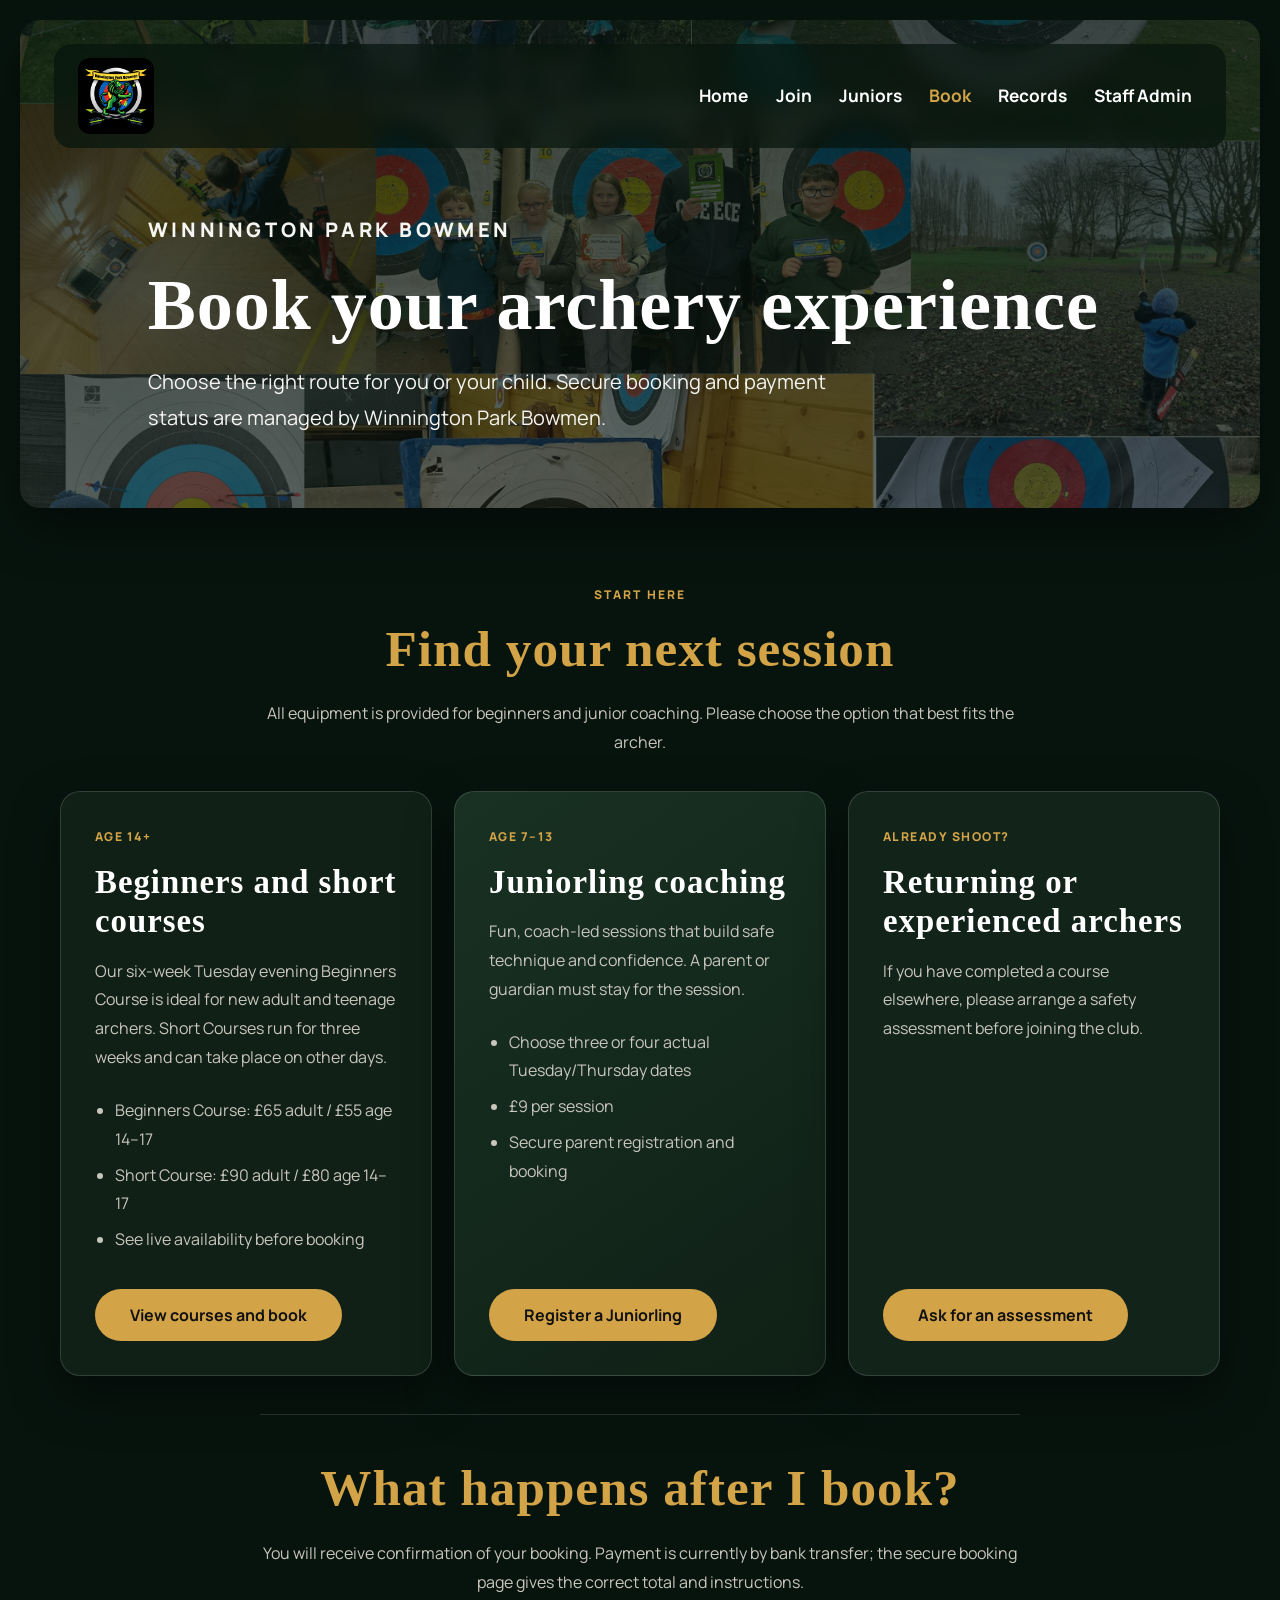
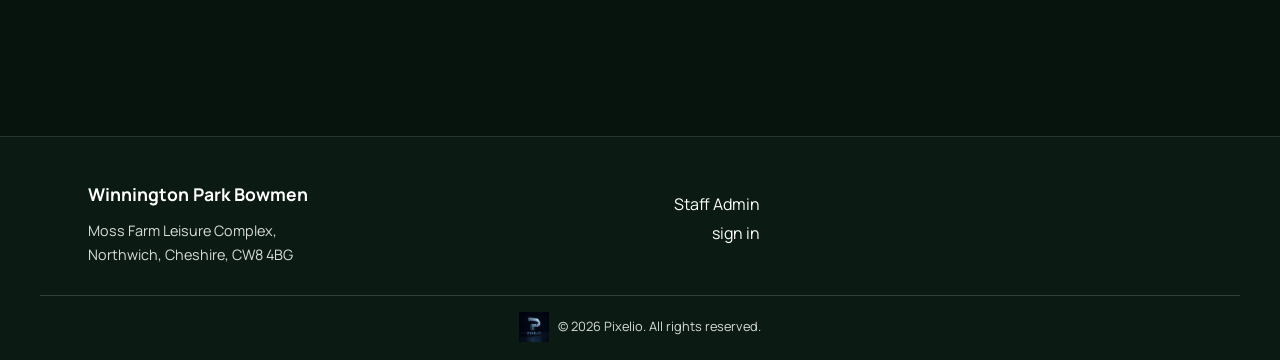
<file: secondary-pages/available-courses.html>
<!DOCTYPE html>
<html lang="en">
  <head>
    <meta charset="UTF-8">
    <meta name="viewport" content="width=device-width, initial-scale=1">
    <meta http-equiv="refresh" content="0; url=../book.html">
    <title>Available courses | Winnington Park Bowmen</title>
  </head>
  <body>
    <p>Taking you to our current course availability. <a href="../book.html">Continue to booking</a>.</p>
  </body>
</html>
</file>
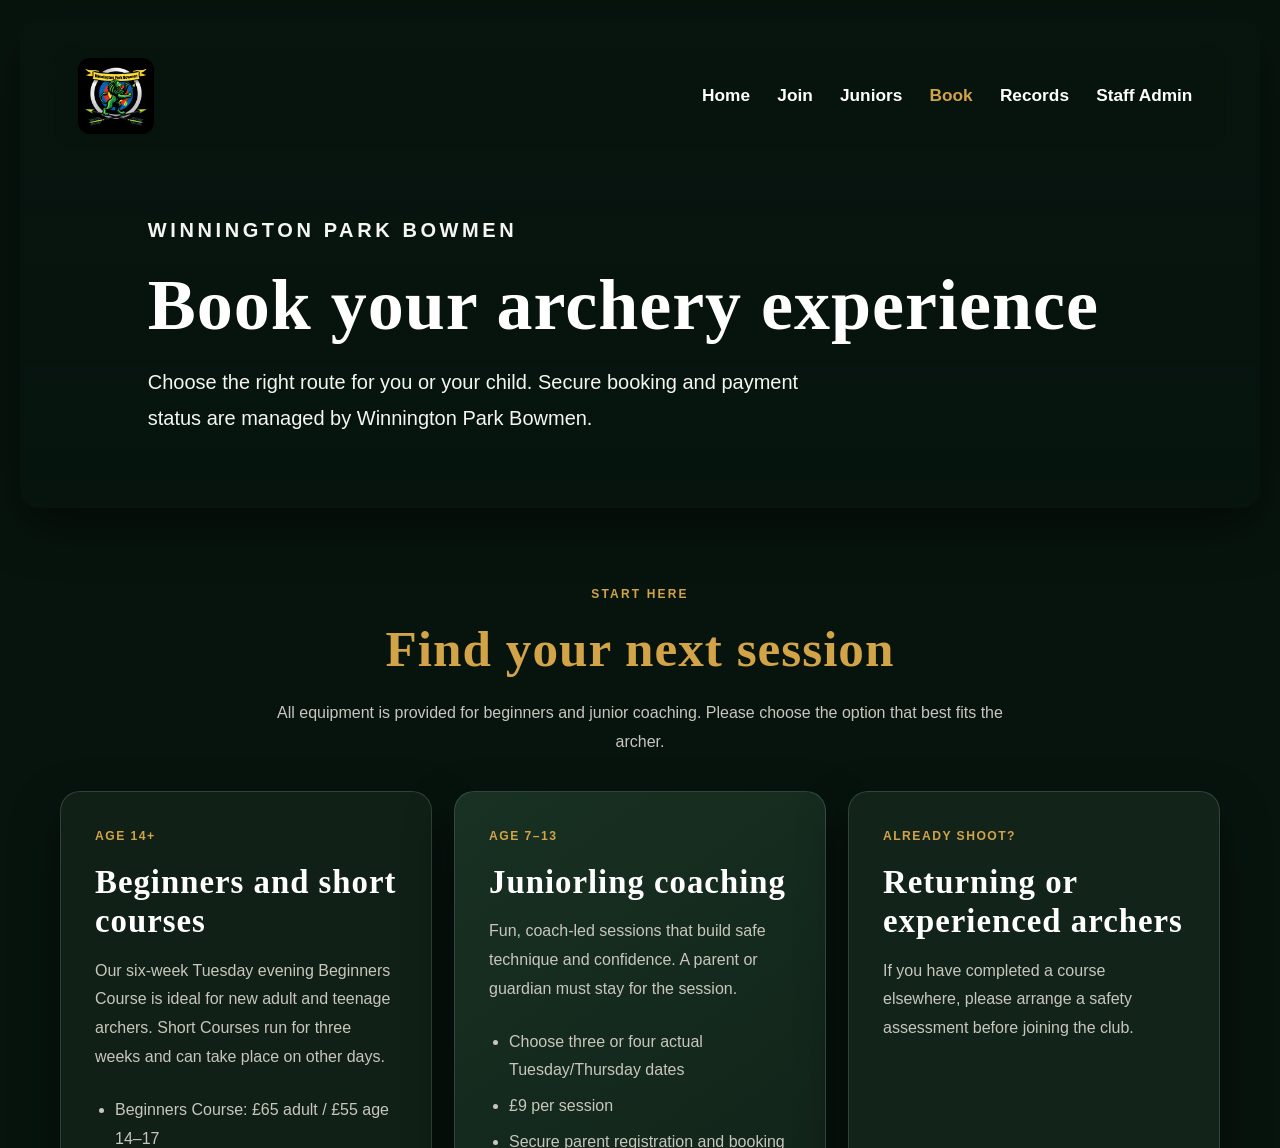
<file: secondary-pages/booking.html>
<!DOCTYPE html>
<html lang="en">
  <head>
    <meta charset="UTF-8">
    <meta name="viewport" content="width=device-width, initial-scale=1">
    <meta http-equiv="refresh" content="0; url=../book.html">
    <title>Book archery | Winnington Park Bowmen</title>
  </head>
  <body>
    <p>Taking you to secure booking. <a href="../book.html">Continue to booking</a>.</p>
  </body>
</html>
</file>
<file: assets/styles.css>
/* ===========================
   Google Fonts
=========================== */
@import url('https://fonts.googleapis.com/css2?family=Cormorant+Garamond:wght@400;500;600;700&family=Manrope:wght@300;400;500;600;700&display=swap');

/* ===========================
   Colour Palette
=========================== */

:root{

    --bg:#07140E;
    --surface:#102016;
    --surface-light:#183123;

    --primary:#245338;
    --accent:#D2A347;

    --text:#F5F5F2;
    --text-muted:#C9C6BD;

    --shadow:0 20px 50px rgba(0,0,0,.45);

}

/* ===========================
   Global
=========================== */

*{
    margin:0;
    padding:0;
    box-sizing:border-box;
}

html{
    scroll-behavior:smooth;
}

body{

    font-family:'Manrope',sans-serif;
    background:var(--bg);
    color:var(--text);
    line-height:1.8;

}

img {
    display: block;
    max-width: 100%;
    height: auto;
}

h1,h2,h3{

    font-family:'Cormorant Garamond',serif;
    font-weight:600;
    letter-spacing:1px;

}

h2{

    margin-bottom:20px;
    color:var(--accent);

}

p{

    color:var(--text-muted);
    margin-bottom:1.5rem;

}

section{

    margin:30px auto;

}

a {
    color: var(--accent);
    text-decoration: none;
    transition: .3s;
}

a:hover {
    color: white;
}

.container {
    max-width: 1200px;
}

.hero,
#welcome-message,
.home-content,
footer {

    border: 1px solid rgba(255,255,255,.08);

}

/* ===========================
   Hero
=========================== */

.hero {

    min-height: 100vh;

    background:
        linear-gradient(rgba(7,20,14,.65),
        rgba(7,20,14,.65)),
        url("../assets/images/hero.avif");

    background-size: cover;
    background-position: center;
    background-repeat: no-repeat;

    border-radius: 20px;

    margin: 20px;

    overflow: hidden;

    box-shadow: var(--shadow);

}

/* Dark overlay */

.hero-overlay {

    display: flex;
    flex-direction: column;

    min-height: 100vh;

    padding: 2rem 4rem;

}

/* ===========================
   Hero Content
=========================== */

.hero-content {

    flex: 1;

    display: flex;

    flex-direction: column;

    justify-content: center;

    align-items: center;

    text-align: center;

    max-width: 900px;

    margin: auto;

}

.hero h1 {

    font-size: clamp(3rem,7vw,5.5rem);

    color: white;

    margin-bottom: 1rem;

}

.hero-subtitle {

    font-size: 1.3rem;

    color: white;

    max-width: 700px;

    margin-bottom: 2.5rem;

}

/* ===========================
   Hero Buttons
=========================== */

.hero-buttons {

    display: flex;

    gap: 1rem;

    flex-wrap: wrap;

    justify-content: center;

}

.learn-btn {

    background: var(--accent);

    color: #111;

    padding: 15px 40px;

    border-radius: 50px;

    font-weight: 700;

    transition: .3s;

}

.learn-btn:hover {

    background: #e5bb5d;

    transform: translateY(-3px);

}

.btn-outline-light {

    border-radius: 50px;

    padding: 15px 40px;

}
/* ===========================
   Logo
=========================== */

#wpb-logo{

    width:220px;
    height:auto;

    border-radius:20px;
    margin:10px;

}

/* ===========================
   Navigation
=========================== */

.navbar {
    background: rgba(16, 32, 22, 0.75);
    backdrop-filter: blur(10px);

    border-radius: 40px;
    padding: 10px 20px;
}

.nav-link{

    color:white !important;

    font-size:1.3rem;
    font-weight:600;

    margin:0 .6rem;
    padding: 0.75rem 1rem;

    transition:.3s;

}

.nav-link.active{

    color:var(--accent)!important;

}

.nav-link:hover{

    color:var(--accent)!important;

}


/* ===========================
   Main Content
=========================== */

#home{

    margin:30px 20px;

    padding:60px;

    border-radius:20px;

    background:
    linear-gradient(rgba(7,20,14,.55),
    rgba(7,20,14,.55)),
    url("../assets/images/hadfield1.avif");

    background-size:cover;

    background-position:center;

    box-shadow:var(--shadow);

}

.home-content{

    max-width:1000px;

    margin:auto;

    background:rgba(16,32,22,.88);

    padding:50px;

    border-radius:20px;

}

.home-content h2{

    font-size:2.5rem;

    color:var(--text);

    margin-bottom:20px;

}

.home-content ul {
    padding-left: 1.5rem;
    margin-bottom: 2rem;
}

.home-content li {
    padding-bottom: .5rem;
}

/* ===========================
   Buttons
=========================== */

.learn-btn,
.btn {

    background:var(--accent);

    color:#111;

    border:none;

    border-radius:50px;

    padding:14px 35px;

    font-weight:700;

    transition:.3s;

}

button:hover,
.btn:hover{

    background:#e0b760;


}

/* ===========================
   Inner Page Header
=========================== */

.page-header {

    min-height: 320px;

    margin: 20px;

    border-radius: 20px;

    overflow: hidden;

    background:
        linear-gradient(rgba(7,20,14,.70),
        rgba(7,20,14,.70)),
        url("../assets/images/hero.avif") center/cover no-repeat;

    box-shadow: var(--shadow);

}

.page-header-overlay {

    min-height: 320px;

    display: flex;

    flex-direction: column;

    padding: 1rem 2rem;

}

.page-header-overlay #wpb-logo {

    width:150px;
}

.page-header-overlay .nav-link.active {

    color:var(--accent)!important;

}

.nav-link.active::after{

    width:100%;

}

.page-title{

    display:flex;
    flex-direction:column;
    justify-content:center;
    align-items:center;

    margin-top:3rem;

    text-align:center;

}

.page-title h1 {

    font-size: clamp(2.8rem, 6vw, 4.5rem);

    color: white;

    margin-bottom: 1rem;

}

.page-title p {

    font-size: 1.25rem;

    color: var(--text);

    max-width: 700px;

}

/* ===========================
   Join Page Content
=========================== */

#equipment {

    margin: 30px 20px;

    padding: 60px;

    border-radius: 20px;

    background:
        linear-gradient(rgba(7,20,14,.55),
        rgba(7,20,14,.55)),
        url("../assets/images/equipment.jpg");

    background-size: cover;

    background-position: center;

    box-shadow: var(--shadow);

}

#prices {

    margin: 30px 20px;

    padding: 60px;

    border-radius: 20px;

    background:
        linear-gradient(rgba(7,20,14,.55),
        rgba(7,20,14,.55)),
        url("../assets/images/arrows-close2.png");

    background-size: cover;

    background-position: center;

    box-shadow: var(--shadow);

}

#available-courses {

    margin: 30px 20px;

    padding: 60px;

    border-radius: 20px;

    background:
        linear-gradient(rgba(7,20,14,.55),
        rgba(7,20,14,.55)),
        url("../assets/images/indoor-champs.png");

    background-size: cover;

    background-position: center;

    box-shadow: var(--shadow);

}

#available-assessments {

    margin: 30px 20px;

    padding: 60px;

    border-radius: 20px;

    background:
        linear-gradient(rgba(7,20,14,.55),
        rgba(7,20,14,.55)),
        url("../assets/images/outdoor2.jpg");

    background-size: cover;

    background-position: center;

    box-shadow: var(--shadow);

}

/* ===========================
   Juniors Page Content
=========================== */

#juniors {

    margin: 30px 20px;

    padding: 60px;

    border-radius: 20px;

    background:
        linear-gradient(rgba(7,20,14,.55),
        rgba(7,20,14,.55)),
        url("../assets/images/junior-collage.png");

    background-size: cover;

    background-position: center;

    box-shadow: var(--shadow);

}

/* ===========================
   Footer
=========================== */

footer{

    margin:20px;

    padding:35px;

    border-radius:20px;

    background:var(--primary);

    box-shadow:var(--shadow);

}

footer p,
footer address{

    color:white;

}

footer .row {
    align-items: center;
}

#pix-logo{

    width:42px;

}

/* ===========================
   Social Icons
=========================== */

#socials{

    display:flex;

    justify-content:center;

    align-items:center;

    gap:25px;

}

.instagram-icon,
.facebook-icon,
.twitter-icon{

    color:var(--accent);

    font-size:2.2rem;

    transition:.3s;

}

.instagram-icon:hover,
.facebook-icon:hover,
.twitter-icon:hover{

    color:white;

    transform:translateY(-5px);

}

/* ===========================
   Page in Working Progress
=========================== */

.working-hero {

    min-height: 100vh;

    background:
        linear-gradient(rgba(7,20,14,.65),
        rgba(7,20,14,.65)),
        url("../assets/images/evil-elfy.png");

    background-size: cover;
    background-position: center;
    background-repeat: no-repeat;

    border-radius: 20px;

    margin: 20px;

    overflow: hidden;

    box-shadow: var(--shadow);

}

/* ===========================
   Booking hub
=========================== */

.booking-header {
    background:
        linear-gradient(rgba(7,20,14,.78), rgba(7,20,14,.64)),
        url("../assets/images/junior-collage.png") center/cover no-repeat;
}

.booking-content {
    padding: 56px 20px 30px;
}

.booking-intro,
.booking-note {
    max-width: 760px;
    margin: 0 auto 34px;
    text-align: center;
}

.eyebrow-site {
    color: var(--accent);
    font-size: .75rem;
    font-weight: 800;
    letter-spacing: .18em;
    margin-bottom: .75rem;
}

.booking-intro h2,
.booking-note h2 {
    font-size: clamp(2.25rem, 4vw, 3.4rem);
}

.booking-grid {
    display: grid;
    grid-template-columns: repeat(3, minmax(0, 1fr));
    gap: 22px;
    margin-bottom: 38px;
}

.booking-card {
    display: flex;
    min-height: 370px;
    flex-direction: column;
    padding: 34px;
    border: 1px solid rgba(255,255,255,.14);
    border-radius: 20px;
    background: var(--surface);
    box-shadow: var(--shadow);
}

.booking-card h3 {
    color: white;
    font-size: 2.05rem;
    margin: 15px 0;
}

.booking-card ul {
    margin: 0 0 28px;
    padding-left: 1.25rem;
    color: var(--text-muted);
}

.booking-card li { margin-bottom: .45rem; }
.booking-card .btn { margin-top: auto; align-self: flex-start; }
.booking-tag { color: var(--accent); font-size: .76rem; font-weight: 800; letter-spacing: .12em; text-transform: uppercase; }
.junior-card { background: linear-gradient(145deg, #183123, #102016); }
.support-card { background: #12231a; }
.booking-note { border-top: 1px solid rgba(255,255,255,.14); padding-top: 42px; }

@media (max-width: 900px) {
    .booking-grid { grid-template-columns: 1fr; }
    .booking-card { min-height: auto; }
}



/* ===========================
   Responsive
=========================== */

@media (max-width:992px){

.hero{

    flex-direction:column;

    text-align:center;

    padding:40px;

}

.hero h1{

    margin:30px 0;

    font-size:3rem;

}

#navbar{

    margin-top:25px;

}

}

@media (max-width:768px){

.hero{

    min-height:auto;

}

}

/* ===========================
   2026 website refresh
=========================== */

.site-hero { min-height: 650px; }
.site-nav { background: rgba(7,20,14,.7); }
.hero-content-left { align-items: flex-start; max-width: 720px; text-align: left; }
.hero-content-left .hero-subtitle { margin-left: 0; }
.section-kicker { color: var(--accent); font-size: .72rem; font-weight: 800; letter-spacing: .16em; text-transform: uppercase; }
.intro-section { padding: 100px 30px 65px; }
.split-heading { display: grid; grid-template-columns: 1.1fr .9fr; gap: 50px; align-items: end; }
.split-heading h2, .venue-section h2, .cta-band h2 { color: white; font-size: clamp(2.7rem, 5vw, 4.8rem); line-height: 1.03; }
.split-heading p { font-size: 1.12rem; margin: 0; }
.pathway-grid, .detail-grid-site { display: grid; grid-template-columns: repeat(3, 1fr); gap: 18px; }
.pathway-card, .detail-grid-site article { min-height: 300px; padding: 32px; border: 1px solid rgba(255,255,255,.12); border-radius: 18px; background: var(--surface); }
.pathway-card:nth-child(2) { background: var(--surface-light); }
.pathway-card { background-position: center; background-size: cover; }
.pathway-card:nth-child(1) { background-image: linear-gradient(rgba(10,31,20,.91), rgba(10,31,20,.83)), url('../assets/images/equipment.jpg'); }
.pathway-card:nth-child(2) { background-image: linear-gradient(rgba(20,51,35,.9), rgba(20,51,35,.82)), url('../assets/images/juniorlings1.avif'); }
.pathway-card:nth-child(3) { background-image: linear-gradient(rgba(10,31,20,.92), rgba(10,31,20,.84)), url('../assets/images/outdoor2.jpg'); }
.pathway-card span { color: var(--accent); font-weight: 800; }
.pathway-card h3, .detail-grid-site h3 { margin: 22px 0 14px; color: white; font-size: 2rem; }
.pathway-card a { display: inline-flex; margin-top: 22px; color: var(--accent); font-weight: 800; }
.pathway-card a b { margin-left: 10px; }
.venue-section { display: grid; grid-template-columns: 1fr 1fr; gap: 70px; margin-top: 105px; padding: 65px 30px; border-top: 1px solid rgba(255,255,255,.14); border-bottom: 1px solid rgba(255,255,255,.14); }
.venue-list article { display: grid; gap: 5px; padding: 22px 0; border-bottom: 1px solid rgba(255,255,255,.12); }
.venue-list strong { color: var(--accent); font-family: 'Cormorant Garamond',serif; font-size: 3rem; line-height: 1; }
.venue-list span { color: var(--text-muted); }
.cta-band { display: flex; justify-content: space-between; align-items: center; gap: 30px; margin: 75px auto; padding: 55px 45px; border-radius: 18px; background: linear-gradient(120deg, #183123, #0d1d14); }
.cta-band h2 { font-size: clamp(2.2rem, 3.5vw, 3.7rem); margin: 0; }
.cta-band .btn { flex: 0 0 auto; }
.learn-header { background: linear-gradient(rgba(7,20,14,.74),rgba(7,20,14,.56)), url('../assets/images/equipment.jpg') center/cover no-repeat; }
.junior-header { background: linear-gradient(rgba(7,20,14,.74),rgba(7,20,14,.56)), url('../assets/images/junior-collage.png') center/cover no-repeat; }
.detail-grid-site { padding: 0 30px; }
.detail-grid-site article { min-height: 240px; }
.learning-details article,
.junior-details article { background-position: center; background-size: cover; }
.learning-details article:nth-child(1) { background-image: linear-gradient(rgba(12,31,20,.87), rgba(12,31,20,.87)), url('../assets/images/william4.jpg'); }
.learning-details article:nth-child(2) { background-image: linear-gradient(rgba(12,31,20,.88), rgba(12,31,20,.88)), url('../assets/images/arrows-close2.jpg'); }
.learning-details article:nth-child(3) { background-image: linear-gradient(rgba(12,31,20,.88), rgba(12,31,20,.88)), url('../assets/images/indoor-champs.png'); }
.junior-details article:nth-child(1) { background-image: linear-gradient(rgba(12,31,20,.87), rgba(12,31,20,.87)), url('../assets/images/juniorlings1.avif'); }
.junior-details article:nth-child(2) { background-image: linear-gradient(rgba(12,31,20,.87), rgba(12,31,20,.87)), url('../assets/images/juniorlings2.avif'); }
.junior-details article:nth-child(3) { background-image: linear-gradient(rgba(12,31,20,.87), rgba(12,31,20,.87)), url('../assets/images/junior-collage.png'); }
.club-gallery { display: grid; grid-template-columns: repeat(3, 1fr); gap: 16px; margin-top: 48px; }
.club-gallery img { width: 100%; height: 210px; border-radius: 14px; object-fit: cover; box-shadow: var(--shadow); }
.club-gallery img:nth-child(2) { margin-top: 0; }
.junior-gallery { grid-template-columns: repeat(2, 1fr); margin-top: 52px; }
.junior-gallery img { height: 360px; }
.junior-gallery img:nth-child(2) { margin-top: 0; }
.assessment-callout { max-width: 820px; padding: 85px 30px; text-align: center; }
.assessment-callout h2 { color: white; font-size: clamp(2.2rem, 4vw, 3.6rem); }
.assessment-callout a { font-weight: 800; }
.membership-fees { margin-top: 82px; padding: 52px 30px; border-radius: 18px; background: #102016; }
.fees-heading { max-width: 680px; }
.fees-heading h2 { color: white; font-size: clamp(2.5rem, 4vw, 4rem); }
.fees-grid { display: grid; grid-template-columns: repeat(5, 1fr); gap: 12px; margin-top: 32px; }
.fees-grid article { padding: 22px 16px; border: 1px solid rgba(255,255,255,.13); border-radius: 12px; background: rgba(255,255,255,.04); }
.fees-grid h3 { color: var(--text-muted); font-family: 'Manrope', sans-serif; font-size: .82rem; font-weight: 700; }
.fees-grid strong { display: block; color: var(--accent); font-family: 'Cormorant Garamond', serif; font-size: 2.5rem; line-height: 1.25; }
.fees-grid span, .fees-note { color: var(--text-muted); font-size: .85rem; }
.fees-note { margin: 28px 0 0; }
.footer-grid { display: grid; grid-template-columns: 2fr 1fr 1fr; gap: 40px; align-items: start; }
.footer-grid a { display: block; margin-bottom: 8px; color: white; }
.footer-grid a:hover { color: var(--accent); }
.footer-logo { width: 72px; margin-bottom: 15px; }
.pixelio-copyright { display: flex; align-items: center; justify-content: center; gap: 10px; max-width: 1200px; margin: 28px auto 0; padding-top: 18px; border-top: 1px solid rgba(255,255,255,.16); color: white; font-size: .8rem; }
.pixelio-copyright img { width: 42px; }

footer#contact {
    margin: 80px 0 0;
    padding: 46px 30px 18px;
    border: 0;
    border-top: 1px solid rgba(255,255,255,.12);
    border-radius: 0;
    background: #0b1a12;
    box-shadow: none;
    text-align: left;
}

footer#contact strong { color: white; font-size: 1.12rem; }
footer#contact p { margin: 8px 0 0; font-size: .9rem; line-height: 1.65; }
footer#contact .section-kicker { margin: 0 0 10px; }

/* Shared layout rhythm: overrides earlier page-specific spacing. */
.site-hero,
.page-header {
    margin: 20px;
    border-radius: 20px;
}

.site-hero .hero-overlay,
.page-header .page-header-overlay {
    min-height: 0;
    padding: 24px 34px 0;
}

.site-hero .hero-overlay { min-height: 620px; }
.page-header .page-header-overlay { min-height: 440px; }

.site-nav {
    min-height: 108px;
    padding: 10px 22px;
    border-radius: 18px;
}

.site-nav #wpb-logo {
    width: 88px;
    margin: 0;
    border-radius: 14px;
}

.site-nav .nav-link {
    margin: 0 .1rem;
    padding: .55rem .85rem;
    font-size: 1rem;
}

.site-hero .hero-content-left {
    justify-content: flex-end;
    align-items: flex-start;
    padding: 80px 8% 76px;
}

.site-hero .hero-content-left h1 { max-width: 760px; }

.page-header .page-title {
    flex: 1;
    justify-content: flex-end;
    align-items: flex-start;
    margin: 0;
    padding: 64px 8% 72px;
    text-align: left;
}

.page-header .page-title p { margin-bottom: 0; }
.page-header .page-title .eyebrow-site { margin-bottom: 14px; }

.intro-section { margin-top: 0; }
.detail-grid-site { margin-top: 0; }
.membership-fees { margin-bottom: 0; }
.cta-band { margin-top: 72px; margin-bottom: 72px; }
.assessment-callout { margin-top: 0; margin-bottom: 70px; }

@media (max-width: 768px) {
    .site-hero,
    .page-header { margin: 10px; border-radius: 14px; }
    .site-hero .hero-overlay,
    .page-header .page-header-overlay { padding: 14px 16px 0; }
    .site-hero .hero-overlay { min-height: 620px; }
    .page-header .page-header-overlay { min-height: 390px; }
    .site-nav { min-height: 78px; padding: 8px 14px; }
    .site-nav #wpb-logo { width: 58px; border-radius: 10px; }
    .site-nav .nav-link { padding: .55rem; font-size: .95rem; }
    .site-hero .hero-content-left,
    .page-header .page-title { align-items: center; padding: 56px 10% 52px; text-align: center; }
    .hero-content-left .hero-subtitle { margin-left: auto; margin-right: auto; }
    .intro-section { padding: 58px 24px 38px; }
    .detail-grid-site { padding: 0 24px; }
    .membership-fees { padding: 38px 24px; }
    .cta-band { margin: 52px 16px; padding: 36px 26px; }
    .assessment-callout { padding: 58px 24px; }
}

@media (max-width: 900px) {
  .split-heading, .venue-section, .footer-grid { grid-template-columns: 1fr; gap: 25px; }
  .pathway-grid, .detail-grid-site { grid-template-columns: 1fr; }
  .club-gallery, .junior-gallery { grid-template-columns: 1fr; margin: 46px 16px 0; }
  .club-gallery img, .junior-gallery img { height: 260px; }
  .club-gallery img:nth-child(2) { margin-top: 0; }
  .fees-grid { grid-template-columns: repeat(2, 1fr); }
  .cta-band { align-items: flex-start; flex-direction: column; }
  .intro-section { padding: 70px 25px 45px; }
}

@media (max-width: 768px) {

.hero h1{

    font-size:2.3rem;

}

#wpb-logo{

    width:170px;

}

#welcome-message{

    padding:30px 20px;

}

#welcome-message h2{

    font-size:2.2rem;

}

#home{

    padding:20px;

}

.home-content{

    padding:30px;

}

footer{

    text-align:center;

}

}
</file>
<file: assets/layout-fix.css>
/* Final public-site layout overrides. Kept separate from the legacy stylesheet. */

.site-hero { min-height: 650px; }
.site-hero .hero-overlay { min-height: 620px; }
.site-nav { min-height: 88px; padding: 9px 24px; }
.site-nav #wpb-logo { width: 76px; margin: 0; border-radius: 12px; }
.site-nav .navbar-nav { gap: 8px; }
.site-nav .nav-link { padding: .6rem .95rem; font-size: 1.08rem; font-weight: 700; }
.site-nav .navbar-toggler {
  padding: .55rem .65rem;
  border: 2px solid #fff;
  border-radius: 9px;
  background: rgba(0, 0, 0, .28);
  box-shadow: 0 0 0 3px rgba(210, 163, 71, .22);
}
.site-nav .navbar-toggler:focus { box-shadow: 0 0 0 4px rgba(210, 163, 71, .55); }
.site-nav .navbar-toggler-icon { filter: brightness(0) invert(1); }

.club-story {
  display: grid;
  grid-template-columns: minmax(0, 1.1fr) minmax(300px, .9fr);
  gap: 56px;
  align-items: center;
  margin-top: 72px;
  padding: 56px 30px;
  border-top: 1px solid rgba(255,255,255,.14);
  border-bottom: 1px solid rgba(255,255,255,.14);
}

.club-story h2 { margin: 10px 0 20px; color: #fff; font-size: clamp(2.3rem, 4vw, 3.8rem); line-height: 1.05; }
.club-story-copy > p:not(.section-kicker) { max-width: 680px; margin-bottom: 14px; color: #c9c6bd; }
.club-story-facts { display: grid; grid-template-columns: repeat(2, minmax(0, 1fr)); gap: 14px; margin-top: 26px; }
.club-story-facts div { padding: 18px; border: 1px solid rgba(255,255,255,.12); border-radius: 12px; background: rgba(255,255,255,.04); }
.club-story-facts strong, .club-story-facts span { display: block; }
.club-story-facts strong { color: #d2a347; font-family: 'Cormorant Garamond', serif; font-size: 2.15rem; line-height: 1; }
.club-story-facts span { margin-top: 7px; color: #c9c6bd; font-size: .83rem; line-height: 1.5; }
.club-story-image { margin: 0; }
.club-story-image img { width: 100%; height: 380px; border-radius: 16px; object-fit: cover; }
.club-story-image figcaption { margin-top: 10px; color: #c9c6bd; font-size: .85rem; line-height: 1.5; }

.club-gallery {
  display: grid !important;
  grid-template-columns: repeat(3, minmax(0, 1fr)) !important;
  gap: 16px !important;
  max-width: 1200px;
  margin: 48px auto 0 !important;
}

.club-gallery img {
  display: block;
  width: 100% !important;
  height: 210px !important;
  margin: 0 !important;
  border-radius: 14px;
  object-fit: cover;
}

.junior-gallery { grid-template-columns: repeat(2, minmax(0, 1fr)) !important; }
.junior-gallery img { height: 260px !important; }

.membership-fees {
  margin: 72px auto 0 !important;
  padding: 48px 36px !important;
  border-radius: 18px !important;
  background: #102016 !important;
}

.fees-grid {
  display: grid !important;
  grid-template-columns: repeat(5, minmax(0, 1fr)) !important;
  gap: 12px !important;
  margin-top: 32px !important;
}

.fees-grid article {
  padding: 22px 16px !important;
  border: 1px solid rgba(255,255,255,.13) !important;
  border-radius: 12px !important;
  background: rgba(255,255,255,.04) !important;
}

.fees-grid h3 { font-family: 'Manrope', sans-serif; font-size: .82rem; color: #c9c6bd; }
.fees-grid strong { display: block; color: #d2a347; font-family: 'Cormorant Garamond', serif; font-size: 2.5rem; line-height: 1.25; }
.fees-grid span { color: #c9c6bd; font-size: .85rem; }

footer#contact {
  margin: 76px 0 0 !important;
  padding: 42px 0 18px !important;
  border: 0 !important;
  border-top: 1px solid rgba(255,255,255,.12) !important;
  border-radius: 0 !important;
  background: #0b1a12 !important;
  box-shadow: none !important;
  text-align: left !important;
}

footer#contact .footer-grid,
footer#contact > .container .row {
  display: grid !important;
  grid-template-columns: minmax(0, 2fr) minmax(150px, 1fr) minmax(150px, 1fr) !important;
  gap: 36px !important;
  width: min(1200px, calc(100% - 48px)) !important;
  margin: 0 auto !important;
}

footer#contact strong { display: block; color: #fff; font-size: 1.1rem; }
footer#contact p { margin: 8px 0 0 !important; color: #d8ddd8; font-size: .9rem; line-height: 1.65; }
footer#contact a { display: block; margin-bottom: 8px; color: #fff; }
footer#contact a:hover { color: #d2a347; }
footer#contact .section-kicker { margin: 0 0 10px !important; color: #d2a347; }
footer#contact .text-md-end { text-align: right !important; }

footer#contact .pixelio-copyright {
  display: flex !important;
  align-items: center !important;
  justify-content: center !important;
  gap: 9px !important;
  width: min(1200px, calc(100% - 48px)) !important;
  margin: 28px auto 0 !important;
  padding-top: 16px !important;
  border-top: 1px solid rgba(255,255,255,.16) !important;
  color: #d8ddd8 !important;
  font-size: .8rem !important;
}

footer#contact .pixelio-copyright a { display: inline-flex; margin: 0; }
footer#contact .pixelio-copyright img {
  display: block;
  width: 30px !important;
  height: 30px !important;
  max-width: 30px !important;
  object-fit: contain;
}

/* Keep the Juniorlings gallery unique: use different club photos on content cards. */
.pathway-card:nth-child(2) {
  background-image: linear-gradient(rgba(20,51,35,.9), rgba(20,51,35,.82)), url('../assets/images/junior-collage.png') !important;
}

.junior-details article:nth-child(1) {
  background-image: linear-gradient(rgba(12,31,20,.87), rgba(12,31,20,.87)), url('../assets/images/amelia-cheshire-compound-under-12-champ.jpg') !important;
}

.junior-details article:nth-child(2) {
  background-image: linear-gradient(rgba(12,31,20,.87), rgba(12,31,20,.87)), url('../assets/images/amelia2.jpg') !important;
}

.junior-details article:nth-child(3) {
  background-image: linear-gradient(rgba(12,31,20,.87), rgba(12,31,20,.87)), url('../assets/images/bray.jpg') !important;
}

.contact-panel {
  display: grid;
  grid-template-columns: minmax(0, .9fr) minmax(0, 1.1fr);
  gap: clamp(32px, 6vw, 88px);
  align-items: start;
  margin-top: 76px;
  padding: clamp(30px, 5vw, 58px);
  border: 1px solid rgba(210,163,71,.35);
  border-radius: 18px;
  background: #143323;
}

.contact-panel h2 { margin: 0 0 14px; color: #fff; font-size: clamp(2.25rem, 4vw, 3.7rem); }
.contact-panel p { color: #e3e7e3; line-height: 1.7; }
.contact-panel-address a { color: #dcb04d; font-weight: 800; }
.contact-form { display: grid; gap: 9px; }
.contact-form label { color: #fff; font-size: .88rem; font-weight: 800; }
.contact-form input, .contact-form textarea {
  width: 100%;
  padding: 12px 14px;
  border: 1px solid rgba(255,255,255,.28);
  border-radius: 8px;
  color: #12241a;
  background: #fff;
}
.contact-form textarea { resize: vertical; }
.contact-form .learn-btn { justify-self: start; margin-top: 8px; }
.contact-form-note { margin: 4px 0 0; color: #cbd5ce; font-size: .82rem; }

.records-intro { padding: 86px 30px 34px; }
.records-intro .split-heading { align-items: end; }
.records-intro p { max-width: 640px; }
.records-panel { margin-top: 24px; padding: clamp(22px, 4vw, 42px); border-radius: 18px; background: #143323; }
.records-controls { display: grid; grid-template-columns: minmax(220px, 1.5fr) repeat(3, minmax(150px, 1fr)); gap: 14px; margin-bottom: 20px; }
.records-controls label { display: grid; gap: 6px; color: #e6ebe6; font-size: .8rem; font-weight: 800; }
.records-controls input, .records-controls select { width: 100%; min-height: 46px; border: 1px solid rgba(255,255,255,.3); border-radius: 8px; padding: 10px 12px; color: #102219; background: #fff; }
.records-meta { display: flex; justify-content: space-between; gap: 16px; margin: 0 0 18px; color: #dce6df; font-size: .88rem; }
.records-table-wrap { overflow-x: auto; border: 1px solid rgba(255,255,255,.18); border-radius: 10px; background: #fff; }
.records-table { width: 100%; min-width: 780px; border-collapse: collapse; color: #17271f; font-size: .9rem; }
.records-table th { padding: 13px 14px; text-align: left; color: #fff; background: #0b1a12; font-size: .74rem; letter-spacing: .08em; text-transform: uppercase; }
.records-table td { padding: 13px 14px; border-bottom: 1px solid #e4e9e5; vertical-align: top; }
.records-table tr:last-child td { border-bottom: 0; }
.records-table tbody tr:hover { background: #f5f8f5; }
.records-score { color: #875c0c; font-size: 1rem; font-weight: 900; }
.records-empty { margin: 0; padding: 30px; color: #dce6df; text-align: center; }
.records-error { color: #ffe0d9; }

@media (max-width: 900px) {
  .club-story { grid-template-columns: 1fr; gap: 28px; margin-top: 52px; padding: 42px 24px; }
  .club-story-image img { height: 260px; }
  .contact-panel { grid-template-columns: 1fr; }
  .records-controls { grid-template-columns: repeat(2, minmax(0, 1fr)); }
  .club-gallery, .junior-gallery { grid-template-columns: 1fr !important; width: calc(100% - 32px); }
  .club-gallery img, .junior-gallery img { height: 220px !important; }
  .fees-grid { grid-template-columns: repeat(2, minmax(0, 1fr)) !important; }
  footer#contact .footer-grid,
  footer#contact > .container .row { grid-template-columns: 1fr !important; gap: 22px !important; }
  footer#contact .text-md-end { text-align: left !important; }
}

@media (max-width: 768px) {
  .club-story-facts { grid-template-columns: 1fr; }
  .site-nav { min-height: 72px; padding: 8px 14px; }
  .site-nav #wpb-logo { width: 56px; }
  .site-nav .nav-link { font-size: 1rem; }
  .site-nav .navbar-toggler { padding: .5rem .6rem; }
  .records-intro { padding: 56px 24px 22px; }
  .records-controls { grid-template-columns: 1fr; }
  .records-meta { align-items: flex-start; flex-direction: column; }
}
</file>
